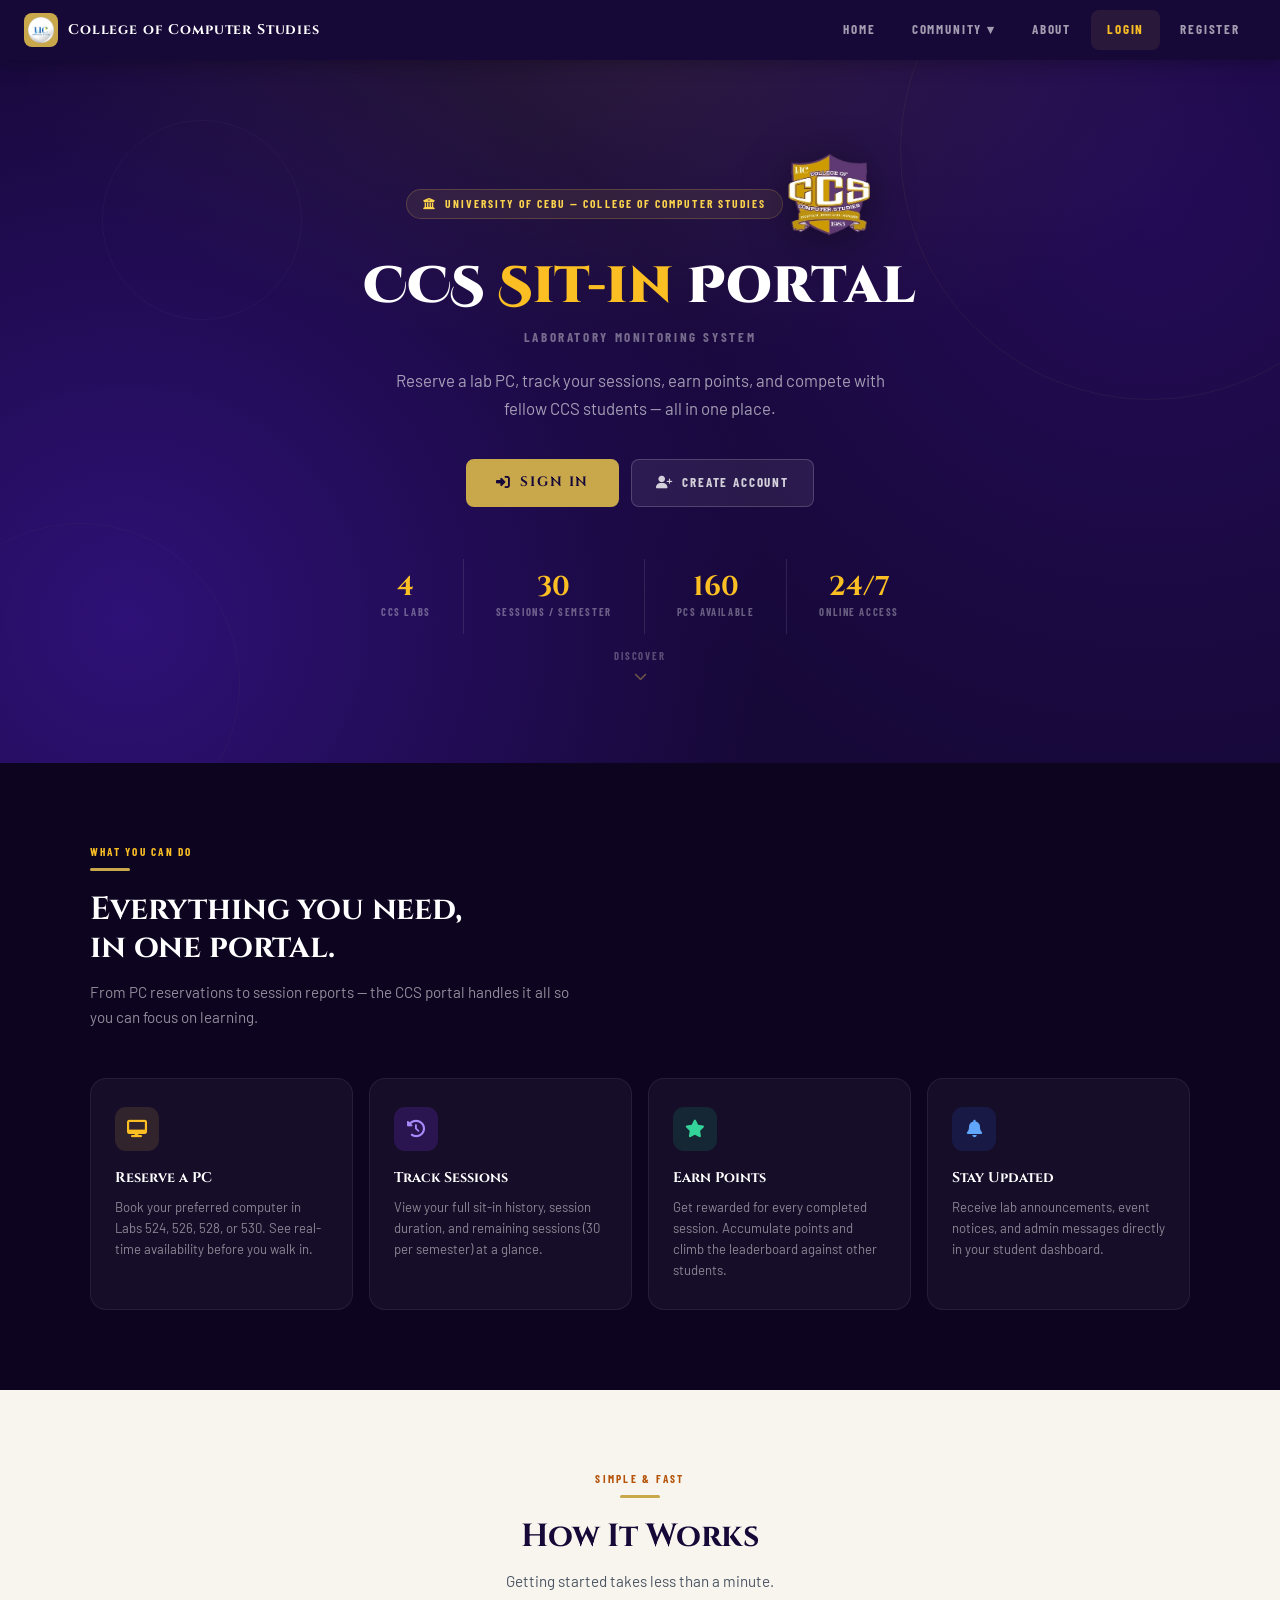
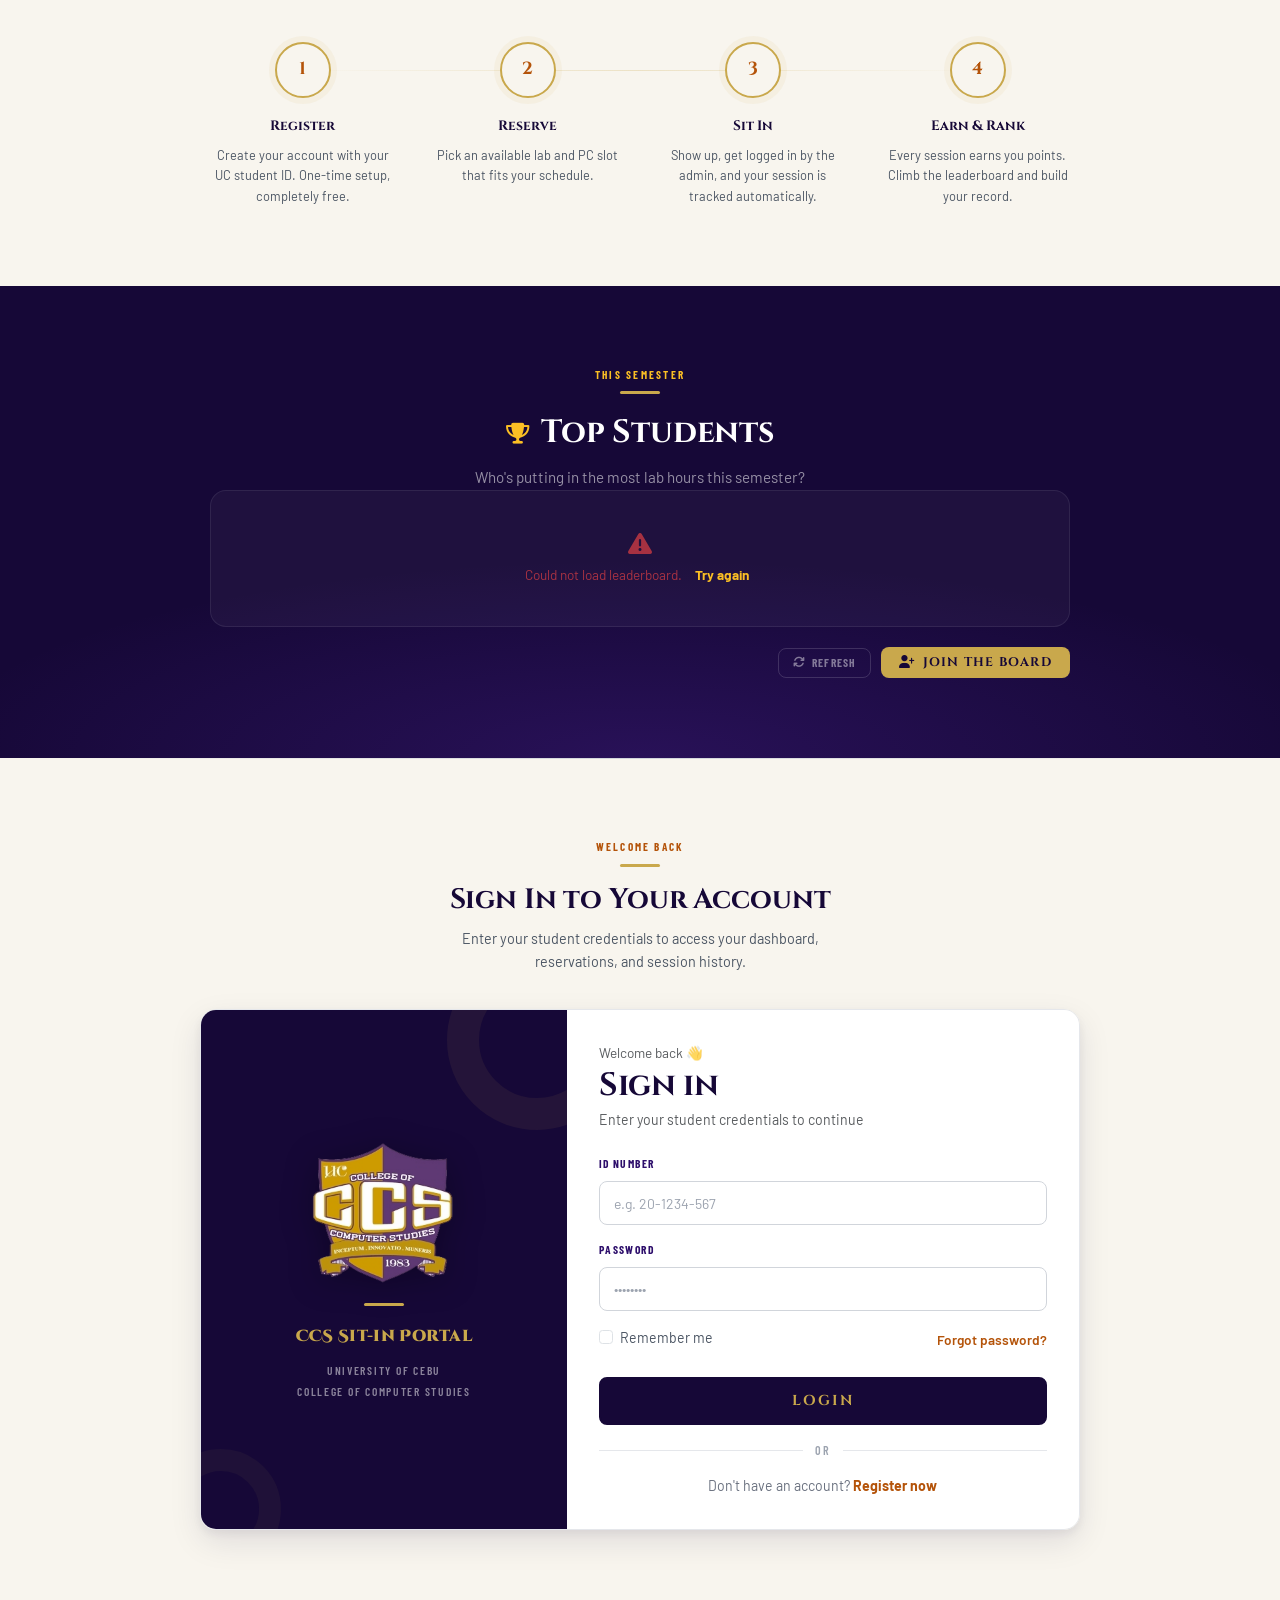
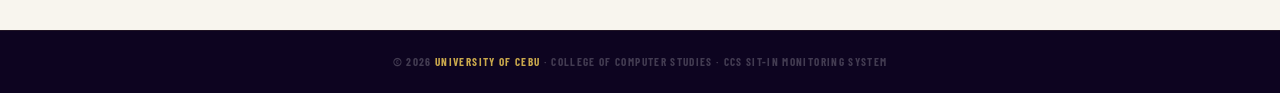
<file: index.html>
<!DOCTYPE html>
<html lang="en">
<head>
<meta charset="UTF-8"/>
<meta name="viewport" content="width=device-width, initial-scale=1.0"/>
<title>CCS Sit-in Portal — University of Cebu</title>
<link href="https://cdn.jsdelivr.net/npm/bootstrap@5.3.3/dist/css/bootstrap.min.css" rel="stylesheet"/>
<link href="https://fonts.googleapis.com/css2?family=Cinzel+Decorative:wght@700;900&family=Cinzel:wght@500;600;700&family=Barlow:wght@300;400;500;600;700&family=Barlow+Condensed:wght@500;600;700;800&display=swap" rel="stylesheet"/>
<link href="https://cdnjs.cloudflare.com/ajax/libs/font-awesome/6.5.0/css/all.min.css" rel="stylesheet"/>
<link href="style.css" rel="stylesheet"/>

<style>
/* ══════════════════════════════════════════════════════
   LANDING PAGE STYLES — CCS SIT-IN PORTAL
   ══════════════════════════════════════════════════════ */
html { scroll-behavior: smooth; }

/* ── HERO ── */
.lp-hero {
  background: var(--pur-900);
  position: relative; overflow: hidden;
  padding: 90px 24px 80px; text-align: center;
}
.lp-hero::before {
  content:''; position:absolute; inset:0; pointer-events:none;
  background:
    radial-gradient(ellipse 70% 60% at 50% 0%, rgba(201,168,76,.10) 0%, transparent 70%),
    radial-gradient(circle at 10% 80%, rgba(92,33,237,.35) 0%, transparent 50%),
    radial-gradient(circle at 90% 20%, rgba(45,14,107,.6) 0%, transparent 50%);
}
.lp-ring {
  position:absolute; border-radius:50%;
  border:1.5px solid rgba(201,168,76,.07); pointer-events:none;
}
.lp-ring.r1{width:500px;height:500px;top:-160px;right:-120px;}
.lp-ring.r2{width:320px;height:320px;bottom:-80px;left:-80px;border-color:rgba(201,168,76,.04);}
.lp-ring.r3{width:200px;height:200px;top:60px;left:8%;border-color:rgba(255,255,255,.03);}

.lp-hero-inner{position:relative;z-index:1;max-width:760px;margin:0 auto;}

.lp-badge {
  display:inline-flex;align-items:center;gap:8px;
  background:rgba(201,168,76,.1);border:1px solid rgba(201,168,76,.25);
  color:var(--gold-300);font-family:'Barlow Condensed',sans-serif;
  font-size:.72rem;font-weight:700;letter-spacing:.18em;text-transform:uppercase;
  padding:5px 16px;border-radius:99px;margin-bottom:24px;
}
.lp-hero-logo {
  width:88px;height:88px;object-fit:contain;
  filter:drop-shadow(0 6px 24px rgba(0,0,0,.45));
  margin-bottom:20px;
  animation:heroIn .7s cubic-bezier(.22,.9,.45,1) both;
}
@keyframes heroIn{from{opacity:0;transform:scale(.7) translateY(10px)}to{opacity:1;transform:scale(1)translateY(0)}}

.lp-hero-title {
  font-family:'Cinzel Decorative',serif !important;
  color:#fff !important;
  font-size:clamp(1.8rem,5vw,3.2rem);
  font-weight:900;letter-spacing:.01em;line-height:1.15;
  margin-bottom:10px;animation:fadeUp .6s .1s both;
}
.lp-hero-title span{color:var(--gold-400);}
.lp-hero-sub {
  font-family:'Barlow Condensed',sans-serif;
  font-size:.82rem;font-weight:700;letter-spacing:.2em;text-transform:uppercase;
  color:rgba(255,255,255,.4);margin-bottom:20px;animation:fadeUp .6s .18s both;
}
.lp-hero-desc {
  font-size:1.05rem;font-weight:400;color:rgba(255,255,255,.6);
  max-width:520px;margin:0 auto 36px;line-height:1.65;animation:fadeUp .6s .25s both;
}
.lp-hero-actions{display:flex;gap:12px;justify-content:center;flex-wrap:wrap;animation:fadeUp .6s .32s both;}

.lp-btn-gold {
  background:var(--gold-500);color:var(--pur-900) !important;
  border:2px solid var(--gold-500);border-radius:var(--radius-sm);
  padding:0 28px;min-height:48px;
  font-family:'Cinzel',serif !important;font-size:.85rem;font-weight:700;
  letter-spacing:.14em;text-transform:uppercase;
  display:inline-flex;align-items:center;gap:8px;
  text-decoration:none;transition:all .18s;
}
.lp-btn-gold:hover{background:var(--gold-400);border-color:var(--gold-400);transform:translateY(-2px);box-shadow:0 8px 24px rgba(201,168,76,.35);}

.lp-btn-ghost {
  background:rgba(255,255,255,.07);color:rgba(255,255,255,.8) !important;
  border:1.5px solid rgba(255,255,255,.18);border-radius:var(--radius-sm);
  padding:0 24px;min-height:48px;
  font-family:'Barlow Condensed',sans-serif !important;font-size:.82rem;font-weight:700;
  letter-spacing:.14em;text-transform:uppercase;
  display:inline-flex;align-items:center;gap:8px;
  text-decoration:none;transition:all .15s;
}
.lp-btn-ghost:hover{background:rgba(255,255,255,.14);color:#fff !important;border-color:rgba(255,255,255,.35);}

/* stat bar */
.lp-stats-bar{display:flex;justify-content:center;margin-top:52px;animation:fadeUp .6s .4s both;}
.lp-stat{padding:14px 32px;border-right:1px solid rgba(255,255,255,.1);text-align:center;}
.lp-stat:last-child{border-right:none;}
.lp-stat-num{font-family:'Cinzel',serif;font-size:1.7rem;font-weight:700;color:var(--gold-400);line-height:1;}
.lp-stat-lbl{font-family:'Barlow Condensed',sans-serif;font-size:.66rem;font-weight:700;letter-spacing:.15em;text-transform:uppercase;color:rgba(255,255,255,.35);margin-top:4px;}

/* scroll cue */
.lp-scroll-cue{display:flex;flex-direction:column;align-items:center;gap:5px;padding-top:14px;animation:cueBob 2s ease-in-out infinite;}
.lp-scroll-cue span{font-family:'Barlow Condensed',sans-serif;font-size:.66rem;font-weight:700;letter-spacing:.18em;text-transform:uppercase;color:rgba(255,255,255,.28);}
.lp-scroll-cue i{color:rgba(201,168,76,.45);font-size:.82rem;}
@keyframes cueBob{0%,100%{transform:translateY(0)}50%{transform:translateY(5px)}}
@keyframes fadeUp{from{opacity:0;transform:translateY(18px)}to{opacity:1;transform:translateY(0)}}

/* ── SECTION SHELLS ── */
.lp-sec-dark{background:var(--pur-950);padding:80px 24px;}
.lp-sec-cream{background:var(--bg);padding:80px 24px;}
.lp-sec-mid{background:var(--pur-900);padding:80px 24px;position:relative;overflow:hidden;}
.lp-sec-mid::before{content:'';position:absolute;inset:0;background:radial-gradient(ellipse 80% 60% at 50% 100%,rgba(124,58,237,.18) 0%,transparent 70%);pointer-events:none;}

.lp-eyebrow{font-family:'Barlow Condensed',sans-serif;font-size:.7rem;font-weight:700;letter-spacing:.2em;text-transform:uppercase;color:var(--gold-600);margin-bottom:8px;}
.lp-eyebrow.lt{color:var(--gold-400);}
.lp-gold-rule{width:40px;height:3px;background:var(--gold-500);border-radius:99px;margin-bottom:20px;}
.lp-sec-title{font-family:'Cinzel',serif !important;font-size:clamp(1.4rem,3vw,2rem);font-weight:700;color:#fff !important;margin-bottom:12px;}
.lp-sec-title.dk{color:var(--pur-900) !important;}
.lp-sec-desc{font-size:.95rem;color:rgba(255,255,255,.55);max-width:500px;line-height:1.65;}
.lp-sec-desc.dk{color:var(--text-2);}

/* ── FEATURE CARDS ── */
.lp-feat-grid{display:grid;grid-template-columns:repeat(auto-fit,minmax(230px,1fr));gap:16px;max-width:1100px;margin:48px auto 0;}
.lp-feat-card{background:rgba(255,255,255,.04);border:1px solid rgba(255,255,255,.07);border-radius:var(--radius-lg);padding:28px 24px;position:relative;overflow:hidden;transition:all .18s;}
.lp-feat-card::before{content:'';position:absolute;top:0;left:0;right:0;height:2px;background:linear-gradient(90deg,transparent,var(--gold-500),transparent);opacity:0;transition:opacity .2s;}
.lp-feat-card:hover{background:rgba(255,255,255,.07);border-color:rgba(201,168,76,.22);transform:translateY(-3px);}
.lp-feat-card:hover::before{opacity:1;}
.lp-feat-icon{width:44px;height:44px;border-radius:11px;display:flex;align-items:center;justify-content:center;font-size:1.1rem;margin-bottom:16px;}
.fi-gold{background:rgba(201,168,76,.15);color:var(--gold-400);}
.fi-pur{background:rgba(124,58,237,.2);color:var(--pur-400);}
.fi-green{background:rgba(16,185,129,.15);color:#34d399;}
.fi-blue{background:rgba(37,99,235,.15);color:#60a5fa;}
.lp-feat-title{font-family:'Cinzel',serif !important;font-size:.88rem;font-weight:700;color:#fff !important;margin-bottom:8px;}
.lp-feat-desc{font-size:.82rem;color:rgba(255,255,255,.5);line-height:1.6;}

/* ── HOW IT WORKS ── */
.lp-steps{display:grid;grid-template-columns:repeat(auto-fit,minmax(190px,1fr));gap:0;max-width:900px;margin:48px auto 0;position:relative;}
.lp-steps::before{content:'';position:absolute;top:28px;left:12%;right:12%;height:1px;background:linear-gradient(90deg,transparent,rgba(201,168,76,.25),transparent);pointer-events:none;}
.lp-step{text-align:center;padding:0 18px;}
.lp-step-num{width:56px;height:56px;border-radius:50%;background:var(--bg);border:2px solid var(--gold-500);font-family:'Cinzel',serif;font-size:1.1rem;font-weight:700;color:var(--gold-600);display:flex;align-items:center;justify-content:center;margin:0 auto 18px;box-shadow:0 0 0 6px rgba(201,168,76,.08);position:relative;z-index:1;}
.lp-step-title{font-family:'Cinzel',serif !important;font-size:.85rem;font-weight:700;color:var(--pur-900) !important;margin-bottom:8px;}
.lp-step-desc{font-size:.8rem;color:var(--text-2);line-height:1.6;}

/* ── LEADERBOARD ── */
.lp-lb-inner{max-width:860px;margin:0 auto;position:relative;z-index:1;}

/* podium */
.lp-podium{display:flex;justify-content:center;align-items:flex-end;gap:12px;margin:48px auto 36px;max-width:500px;}
.lp-pod{flex:1;display:flex;flex-direction:column;align-items:center;max-width:140px;}
.lp-pod.p1{order:2;}.lp-pod.p2{order:1;}.lp-pod.p3{order:3;}
.lp-pod-av{width:52px;height:52px;border-radius:50%;display:flex;align-items:center;justify-content:center;font-family:'Cinzel',serif;font-weight:700;font-size:.9rem;border:2.5px solid rgba(255,255,255,.15);margin-bottom:8px;flex-shrink:0;}
.lp-pod.p1 .lp-pod-av{width:68px;height:68px;font-size:1.1rem;border-color:var(--gold-500);box-shadow:0 0 0 5px rgba(201,168,76,.18),0 8px 24px rgba(0,0,0,.4);}
.lp-pod-medal{font-size:1.35rem;margin-bottom:4px;}
.lp-pod.p1 .lp-pod-medal{font-size:1.65rem;}
.lp-pod-name{font-family:'Barlow Condensed',sans-serif;font-size:.78rem;font-weight:700;color:rgba(255,255,255,.85);text-align:center;max-width:110px;overflow:hidden;text-overflow:ellipsis;white-space:nowrap;}
.lp-pod.p1 .lp-pod-name{font-size:.9rem;color:var(--gold-300);}
.lp-pod-pts{font-family:'Cinzel',serif;font-size:.68rem;font-weight:700;color:rgba(255,255,255,.38);margin-top:2px;}
.lp-pod.p1 .lp-pod-pts{color:var(--gold-500);font-size:.78rem;}
.lp-pod-base{width:100%;border-radius:6px 6px 0 0;margin-top:10px;}
.lp-pod.p1 .lp-pod-base{height:44px;background:rgba(201,168,76,.22);border:1px solid rgba(201,168,76,.28);border-bottom:none;}
.lp-pod.p2 .lp-pod-base{height:28px;background:rgba(148,163,184,.13);border:1px solid rgba(148,163,184,.18);border-bottom:none;}
.lp-pod.p3 .lp-pod-base{height:18px;background:rgba(180,120,50,.13);border:1px solid rgba(180,120,50,.18);border-bottom:none;}

/* list */
.lp-lb-card{background:rgba(255,255,255,.04);border:1px solid rgba(255,255,255,.08);border-radius:var(--radius-lg);overflow:hidden;}
.lp-lb-row{display:flex;align-items:center;gap:14px;padding:13px 20px;border-bottom:1px solid rgba(255,255,255,.05);transition:background .12s;}
.lp-lb-row:last-child{border-bottom:none;}
.lp-lb-row:hover{background:rgba(255,255,255,.04);}
.lp-lb-rank{width:28px;height:28px;border-radius:50%;display:flex;align-items:center;justify-content:center;font-family:'Cinzel',serif;font-weight:700;font-size:.72rem;flex-shrink:0;background:rgba(255,255,255,.06);color:rgba(255,255,255,.38);border:1.5px solid rgba(255,255,255,.1);}
.lp-lb-av{width:34px;height:34px;border-radius:50%;display:flex;align-items:center;justify-content:center;font-family:'Cinzel',serif;font-weight:700;font-size:.7rem;flex-shrink:0;}
.lp-lb-info{flex:1;min-width:0;}
.lp-lb-name{font-family:'Barlow',sans-serif;font-size:.85rem;font-weight:700;color:#fff;overflow:hidden;text-overflow:ellipsis;white-space:nowrap;}
.lp-lb-course{font-family:'Barlow Condensed',sans-serif;font-size:.68rem;font-weight:600;letter-spacing:.1em;text-transform:uppercase;color:rgba(255,255,255,.32);margin-top:1px;}
.lp-lb-pill{background:rgba(201,168,76,.14);border:1px solid rgba(201,168,76,.24);color:var(--gold-300);font-family:'Cinzel',serif;font-size:.75rem;font-weight:700;padding:3px 12px;border-radius:99px;flex-shrink:0;white-space:nowrap;}

/* skeleton */
.lp-sk-row{display:flex;align-items:center;gap:12px;padding:13px 20px;border-bottom:1px solid rgba(255,255,255,.05);}
.lp-sk-c{width:34px;height:34px;border-radius:50%;background:rgba(255,255,255,.07);flex-shrink:0;animation:lbShim 1.4s infinite;}
.lp-sk-lines{flex:1;display:flex;flex-direction:column;gap:6px;}
.lp-sk-l{height:9px;border-radius:99px;background:rgba(255,255,255,.07);animation:lbShim 1.4s infinite;}
.lp-sk-l.s{width:42%;}
.lp-sk-p{width:54px;height:24px;border-radius:99px;background:rgba(255,255,255,.07);flex-shrink:0;animation:lbShim 1.4s infinite;}
@keyframes lbShim{0%,100%{opacity:1}50%{opacity:.3}}

/* states */
.lp-lb-empty,.lp-lb-err{padding:40px 20px;text-align:center;font-size:.85rem;color:rgba(255,255,255,.3);}
.lp-lb-empty i{display:block;font-size:2rem;margin-bottom:10px;opacity:.28;}
.lp-lb-err{color:rgba(239,68,68,.65);}
.lp-lb-err i{display:block;font-size:1.5rem;margin-bottom:8px;}

/* lb footer */
.lp-lb-footer{display:flex;align-items:center;justify-content:space-between;flex-wrap:wrap;gap:10px;margin-top:20px;}
.lp-lb-ts{font-family:'Barlow Condensed',sans-serif;font-size:.68rem;font-weight:700;letter-spacing:.1em;text-transform:uppercase;color:rgba(255,255,255,.22);}
.lp-refresh-btn{background:none;border:1px solid rgba(255,255,255,.15);color:rgba(255,255,255,.45);border-radius:var(--radius-sm);padding:5px 14px;font-family:'Barlow Condensed',sans-serif;font-size:.72rem;font-weight:700;letter-spacing:.1em;text-transform:uppercase;cursor:pointer;display:flex;align-items:center;gap:6px;transition:all .15s;}
.lp-refresh-btn:hover{border-color:var(--gold-500);color:var(--gold-400);}
.lp-refresh-btn.spinning i{animation:spin .6s linear infinite;}
@keyframes spin{to{transform:rotate(360deg)}}

/* ── LOGIN SECTION ── */
.lp-login-sec{background:var(--bg);padding:80px 24px 100px;position:relative;}
.lp-login-sec::before{content:'';position:absolute;top:0;left:0;right:0;height:1px;background:linear-gradient(90deg,transparent,var(--border-2),transparent);}
.lp-login-head{text-align:center;margin-bottom:36px;}

/* ── FOOTER ── */
.lp-footer{background:var(--pur-950);padding:22px 24px;text-align:center;border-top:1px solid rgba(201,168,76,.1);}
.lp-footer p{font-family:'Barlow Condensed',sans-serif;font-size:.7rem;font-weight:700;letter-spacing:.12em;text-transform:uppercase;color:rgba(255,255,255,.22);margin:0;}
.lp-footer span{color:var(--gold-500);}

/* ── MODALS (reused) ── */
.ccs-overlay{display:none;position:fixed;inset:0;z-index:1100;background:rgba(10,5,30,.78);backdrop-filter:blur(8px);align-items:center;justify-content:center;padding:1rem;animation:fadeOv .2s ease;}
.ccs-overlay.show{display:flex;}
@keyframes fadeOv{from{opacity:0}to{opacity:1}}
.ccs-modal-box{background:#fff;border-radius:20px;width:100%;max-width:720px;max-height:88vh;overflow-y:auto;box-shadow:0 32px 80px rgba(10,5,30,.5);animation:slideUp .25s cubic-bezier(.22,.9,.45,1);position:relative;}
@keyframes slideUp{from{transform:translateY(28px);opacity:0}to{transform:translateY(0);opacity:1}}
.ccs-modal-header{background:linear-gradient(135deg,var(--pur-900),var(--pur-700));color:#fff;padding:1.8rem 2rem 1.4rem;border-radius:20px 20px 0 0;position:relative;}
.ccs-modal-header h2{font-family:'Cinzel',serif !important;font-size:1.5rem;margin:0;font-weight:700;color:#fff !important;}
.ccs-modal-header p{font-size:.85rem;opacity:.6;margin:.3rem 0 0;}
.ccs-modal-close{position:absolute;top:1rem;right:1.2rem;background:rgba(255,255,255,.12);border:none;color:#fff;width:32px;height:32px;border-radius:50%;cursor:pointer;font-size:.85rem;display:flex;align-items:center;justify-content:center;transition:background .15s;}
.ccs-modal-close:hover{background:rgba(255,255,255,.24);}
.ccs-modal-body{padding:1.8rem 2rem;}
.about-section{display:flex;gap:1rem;align-items:flex-start;padding:1rem;border-radius:12px;border:1px solid #e8eef8;margin-bottom:.85rem;transition:box-shadow .15s;}
.about-section:hover{box-shadow:0 4px 18px rgba(22,8,55,.08);}
.about-icon{width:44px;height:44px;border-radius:11px;flex-shrink:0;display:flex;align-items:center;justify-content:center;font-size:1.1rem;}
.about-icon.blue{background:rgba(37,99,235,.1);color:#2563eb;}.about-icon.gold{background:rgba(201,168,76,.1);color:#b98900;}.about-icon.green{background:rgba(16,185,129,.1);color:#059669;}.about-icon.red{background:rgba(220,38,38,.1);color:#dc2626;}.about-icon.navy{background:rgba(22,8,55,.08);color:var(--pur-900);}
.about-section h6{font-size:.88rem;font-weight:700;color:var(--pur-900);margin:0 0 .25rem;font-family:'Cinzel',serif !important;}
.about-section p{font-size:.8rem;color:#64748b;margin:0;line-height:1.55;}
.home-hero{background:linear-gradient(135deg,var(--pur-900),var(--pur-700));padding:1.8rem 2rem;border-radius:20px 20px 0 0;color:#fff;text-align:center;}
.home-hero h2{font-family:'Cinzel',serif !important;font-size:1.5rem;font-weight:700;margin:.6rem 0 .4rem;color:#fff !important;}
.home-hero p{font-size:.82rem;opacity:.6;margin:0;}
.home-stat-grid{display:grid;grid-template-columns:repeat(3,1fr);gap:.75rem;padding:1.4rem 2rem;}
.home-stat{background:#f8f5ff;border:1px solid #ede9fe;border-radius:12px;padding:1rem .75rem;text-align:center;}
.home-stat .num{font-family:'Cinzel',serif;font-size:2rem;color:var(--pur-900);line-height:1;}
.home-stat .lbl{font-size:.72rem;color:#94a3b8;font-weight:700;text-transform:uppercase;letter-spacing:.5px;margin-top:.3rem;font-family:'Barlow Condensed',sans-serif;}
.home-feature-list{padding:0 2rem 1.8rem;display:flex;flex-direction:column;gap:.65rem;}
.home-feature{display:flex;align-items:center;gap:.75rem;padding:.7rem 1rem;border-radius:10px;background:#f8f5ff;border:1px solid #ede9fe;font-size:.82rem;color:#334155;}
.home-feature i{width:20px;text-align:center;color:var(--pur-700);}
.comm-dropdown{display:none;position:absolute;top:calc(100% + 10px);right:0;width:300px;background:#fff;border-radius:14px;box-shadow:0 12px 40px rgba(22,8,55,.18);border:1px solid #e2e8f0;padding:.6rem;z-index:1050;animation:slideUp .18s ease;}
.comm-dropdown.show{display:block;}
.comm-item{display:flex;align-items:center;gap:.85rem;padding:.7rem .85rem;border-radius:9px;text-decoration:none;color:inherit;transition:background .12s;}
.comm-item:hover{background:#f5f3ff;}
.comm-item-icon{width:38px;height:38px;border-radius:9px;flex-shrink:0;display:flex;align-items:center;justify-content:center;font-size:.95rem;}
.comm-item-title{font-size:.83rem;font-weight:700;color:var(--pur-900);display:block;font-family:'Cinzel',serif !important;}
.comm-item-sub{font-size:.72rem;color:#94a3b8;display:block;margin-top:1px;}
.comm-divider{border:none;border-top:1px solid #e8eef8;margin:.4rem 0;}
.nav-community-wrap{position:relative;}
.badge-new{background:#ef4444;color:#fff;font-size:.58rem;font-weight:800;padding:1px 5px;border-radius:20px;vertical-align:middle;margin-left:3px;}

/* ── RESPONSIVE ── */
@media(max-width:640px){
  .lp-hero{padding:56px 16px 48px;}
  .lp-stats-bar{flex-wrap:wrap;}
  .lp-stat{padding:10px 14px;border-right:none;border-bottom:1px solid rgba(255,255,255,.07);}
  .lp-stat:last-child{border-bottom:none;}
  .lp-steps::before{display:none;}
  .lp-sec-dark,.lp-sec-cream,.lp-sec-mid,.lp-lb-sec,.lp-login-sec{padding:56px 16px;}
  .lp-podium{max-width:300px;gap:6px;}
  .lp-pod-av{width:42px;height:42px;font-size:.75rem;}
  .lp-pod.p1 .lp-pod-av{width:54px;height:54px;}
}
</style>
</head>
<body>

<!-- ══════════════ NAVBAR ══════════════ -->
<nav class="navbar navbar-expand-lg navbar-dark px-4" style="position:sticky;top:0;z-index:1000;box-shadow:0 2px 20px rgba(0,0,0,.3);">
  <a class="navbar-brand fw-semibold d-flex align-items-center" href="#" style="font-size:.88rem;text-decoration:none;gap:10px;">
    <img src="images/UC_LOGO.png" alt="UC Logo" class="nav-logo" onerror="this.src='images/UC_LOGO.jpg';this.onerror=null;"/>
    <span style="font-family:'Cinzel',serif;letter-spacing:.06em;">College of Computer Studies</span>
  </a>
  <button class="navbar-toggler" type="button" data-bs-toggle="collapse" data-bs-target="#navMenu"><span class="navbar-toggler-icon"></span></button>
  <div class="collapse navbar-collapse" id="navMenu">
    <ul class="navbar-nav ms-auto gap-1 align-items-lg-center">
      <li class="nav-item"><a class="nav-link" href="#" onclick="openHomeModal(event)">Home</a></li>
      <li class="nav-item nav-community-wrap">
        <a class="nav-link" href="#" onclick="toggleCommunity(event)">Community ▾</a>
        <div class="comm-dropdown" id="commDropdown">
          <a class="comm-item" href="#" onclick="closeAll()">
            <div class="comm-item-icon" style="background:rgba(37,99,235,.1);color:#2563eb;"><i class="fa-solid fa-users"></i></div>
            <div><span class="comm-item-title">Student Groups</span><span class="comm-item-sub">Connect with classmates &amp; orgs</span></div>
          </a>
          <hr class="comm-divider"/>
          <a class="comm-item" href="#" onclick="closeAll()">
            <div class="comm-item-icon" style="background:rgba(16,185,129,.1);color:#059669;"><i class="fa-solid fa-calendar-days"></i></div>
            <div><span class="comm-item-title">Lab Events <span class="badge-new">NEW</span></span><span class="comm-item-sub">Upcoming workshops &amp; hackathons</span></div>
          </a>
          <hr class="comm-divider"/>
          <a class="comm-item" href="#lp-lb" onclick="closeAll()">
            <div class="comm-item-icon" style="background:rgba(201,168,76,.1);color:#b98900;"><i class="fa-solid fa-trophy"></i></div>
            <div><span class="comm-item-title">Leaderboard</span><span class="comm-item-sub">Top sit-in students this semester</span></div>
          </a>
          <hr class="comm-divider"/>
          <a class="comm-item" href="#" onclick="closeAll()">
            <div class="comm-item-icon" style="background:rgba(139,92,246,.1);color:#7c3aed;"><i class="fa-solid fa-comment-dots"></i></div>
            <div><span class="comm-item-title">Feedback Board</span><span class="comm-item-sub">Share your lab session experience</span></div>
          </a>
        </div>
      </li>
      <li class="nav-item"><a class="nav-link" href="#" onclick="openAboutModal(event)">About</a></li>
      <li class="nav-item"><a class="nav-link active" href="#lp-login">Login</a></li>
      <li class="nav-item"><a class="nav-link" href="register.html">Register</a></li>
    </ul>
  </div>
</nav>

<!-- ══════════════ HERO ══════════════ -->
<section class="lp-hero">
  <div class="lp-ring r1"></div>
  <div class="lp-ring r2"></div>
  <div class="lp-ring r3"></div>
  <div class="lp-hero-inner">
    <div class="lp-badge"><i class="fa-solid fa-building-columns"></i> University of Cebu — College of Computer Studies</div>
    <img src="images/logo.png" alt="CCS Logo" class="lp-hero-logo" onerror="this.style.display='none'"/>
    <h1 class="lp-hero-title">CCS <span>Sit-in</span> Portal</h1>
    <p class="lp-hero-sub">Laboratory Monitoring System</p>
    <p class="lp-hero-desc">Reserve a lab PC, track your sessions, earn points, and compete with fellow CCS students — all in one place.</p>
    <div class="lp-hero-actions">
      <a href="#lp-login" class="lp-btn-gold"><i class="fa-solid fa-right-to-bracket"></i> Sign In</a>
      <a href="register.html" class="lp-btn-ghost"><i class="fa-solid fa-user-plus"></i> Create Account</a>
    </div>
    <div class="lp-stats-bar">
      <div class="lp-stat"><div class="lp-stat-num">4</div><div class="lp-stat-lbl">CCS Labs</div></div>
      <div class="lp-stat"><div class="lp-stat-num">30</div><div class="lp-stat-lbl">Sessions / Semester</div></div>
      <div class="lp-stat"><div class="lp-stat-num">160</div><div class="lp-stat-lbl">PCs Available</div></div>
      <div class="lp-stat"><div class="lp-stat-num">24/7</div><div class="lp-stat-lbl">Online Access</div></div>
    </div>
    <div class="lp-scroll-cue"><span>Discover</span><i class="fa-solid fa-chevron-down"></i></div>
  </div>
</section>

<!-- ══════════════ FEATURES ══════════════ -->
<section class="lp-sec-dark">
  <div style="max-width:1100px;margin:0 auto;">
    <div class="lp-eyebrow lt">What You Can Do</div>
    <div class="lp-gold-rule"></div>
    <h2 class="lp-sec-title">Everything you need,<br>in one portal.</h2>
    <p class="lp-sec-desc">From PC reservations to session reports — the CCS portal handles it all so you can focus on learning.</p>
    <div class="lp-feat-grid">
      <div class="lp-feat-card">
        <div class="lp-feat-icon fi-gold"><i class="fa-solid fa-desktop"></i></div>
        <div class="lp-feat-title">Reserve a PC</div>
        <div class="lp-feat-desc">Book your preferred computer in Labs 524, 526, 528, or 530. See real-time availability before you walk in.</div>
      </div>
      <div class="lp-feat-card">
        <div class="lp-feat-icon fi-pur"><i class="fa-solid fa-clock-rotate-left"></i></div>
        <div class="lp-feat-title">Track Sessions</div>
        <div class="lp-feat-desc">View your full sit-in history, session duration, and remaining sessions (30 per semester) at a glance.</div>
      </div>
      <div class="lp-feat-card">
        <div class="lp-feat-icon fi-green"><i class="fa-solid fa-star"></i></div>
        <div class="lp-feat-title">Earn Points</div>
        <div class="lp-feat-desc">Get rewarded for every completed session. Accumulate points and climb the leaderboard against other students.</div>
      </div>
      <div class="lp-feat-card">
        <div class="lp-feat-icon fi-blue"><i class="fa-solid fa-bell"></i></div>
        <div class="lp-feat-title">Stay Updated</div>
        <div class="lp-feat-desc">Receive lab announcements, event notices, and admin messages directly in your student dashboard.</div>
      </div>
    </div>
  </div>
</section>

<!-- ══════════════ HOW IT WORKS ══════════════ -->
<section class="lp-sec-cream">
  <div style="max-width:900px;margin:0 auto;text-align:center;">
    <div class="lp-eyebrow">Simple &amp; Fast</div>
    <div class="lp-gold-rule" style="margin:0 auto 20px;"></div>
    <h2 class="lp-sec-title dk">How It Works</h2>
    <p class="lp-sec-desc dk" style="margin:0 auto;">Getting started takes less than a minute.</p>
    <div class="lp-steps">
      <div class="lp-step">
        <div class="lp-step-num">1</div>
        <div class="lp-step-title">Register</div>
        <div class="lp-step-desc">Create your account with your UC student ID. One-time setup, completely free.</div>
      </div>
      <div class="lp-step">
        <div class="lp-step-num">2</div>
        <div class="lp-step-title">Reserve</div>
        <div class="lp-step-desc">Pick an available lab and PC slot that fits your schedule.</div>
      </div>
      <div class="lp-step">
        <div class="lp-step-num">3</div>
        <div class="lp-step-title">Sit In</div>
        <div class="lp-step-desc">Show up, get logged in by the admin, and your session is tracked automatically.</div>
      </div>
      <div class="lp-step">
        <div class="lp-step-num">4</div>
        <div class="lp-step-title">Earn &amp; Rank</div>
        <div class="lp-step-desc">Every session earns you points. Climb the leaderboard and build your record.</div>
      </div>
    </div>
  </div>
</section>

<!-- ══════════════ LEADERBOARD ══════════════ -->
<section class="lp-sec-mid" id="lp-lb">
  <div class="lp-lb-inner">

    <!-- header -->
    <div style="text-align:center;">
      <div class="lp-eyebrow lt">This Semester</div>
      <div class="lp-gold-rule" style="margin:0 auto 20px;"></div>
      <h2 class="lp-sec-title" style="display:flex;align-items:center;justify-content:center;gap:12px;">
        <i class="fa-solid fa-trophy" style="color:var(--gold-400);font-size:1.3rem;"></i> Top Students
      </h2>
      <p class="lp-sec-desc" style="margin:0 auto;">Who's putting in the most lab hours this semester?</p>
    </div>

    <!-- podium -->
    <div class="lp-podium" id="lpPodium" style="display:none;"></div>

    <!-- skeleton -->
    <div class="lp-lb-card" id="lpSkeleton">
      <div class="lp-sk-row"><div class="lp-sk-c"></div><div class="lp-sk-lines"><div class="lp-sk-l"></div><div class="lp-sk-l s"></div></div><div class="lp-sk-p"></div></div>
      <div class="lp-sk-row"><div class="lp-sk-c"></div><div class="lp-sk-lines"><div class="lp-sk-l"></div><div class="lp-sk-l s"></div></div><div class="lp-sk-p"></div></div>
      <div class="lp-sk-row"><div class="lp-sk-c"></div><div class="lp-sk-lines"><div class="lp-sk-l"></div><div class="lp-sk-l s"></div></div><div class="lp-sk-p"></div></div>
      <div class="lp-sk-row"><div class="lp-sk-c"></div><div class="lp-sk-lines"><div class="lp-sk-l"></div><div class="lp-sk-l s"></div></div><div class="lp-sk-p"></div></div>
      <div class="lp-sk-row" style="border-bottom:none;"><div class="lp-sk-c"></div><div class="lp-sk-lines"><div class="lp-sk-l"></div><div class="lp-sk-l s"></div></div><div class="lp-sk-p"></div></div>
    </div>

    <!-- rows 4–10 -->
    <div class="lp-lb-card" id="lpList" style="display:none;"></div>

    <!-- empty -->
    <div class="lp-lb-card lp-lb-empty" id="lpEmpty" style="display:none;">
      <i class="fa-solid fa-trophy"></i>
      No leaderboard data yet — complete sit-in sessions to appear here!
    </div>

    <!-- error -->
    <div class="lp-lb-card lp-lb-err" id="lpError" style="display:none;">
      <i class="fa-solid fa-triangle-exclamation"></i>
      Could not load leaderboard.
      <button onclick="loadLpLb(true)" style="background:none;border:none;color:var(--gold-400);font-weight:700;cursor:pointer;margin-left:4px;">Try again</button>
    </div>

    <!-- footer -->
    <div class="lp-lb-footer">
      <span class="lp-lb-ts" id="lpUpdated"></span>
      <div style="display:flex;gap:10px;align-items:center;flex-wrap:wrap;">
        <button class="lp-refresh-btn" id="lpRefBtn" onclick="loadLpLb(true)">
          <i class="fa-solid fa-arrows-rotate"></i> Refresh
        </button>
        <a href="register.html"
           style="background:var(--gold-500);color:var(--pur-900);text-decoration:none;border-radius:var(--radius-sm);padding:6px 18px;font-family:'Cinzel',serif;font-size:.78rem;font-weight:700;letter-spacing:.1em;text-transform:uppercase;display:inline-flex;align-items:center;gap:6px;transition:all .15s;"
           onmouseover="this.style.transform='translateY(-2px)'" onmouseout="this.style.transform=''">
          <i class="fa-solid fa-user-plus"></i> Join the Board
        </a>
      </div>
    </div>
  </div>
</section>

<!-- ══════════════ LOGIN ══════════════ -->
<section class="lp-login-sec" id="lp-login">
  <div class="lp-login-head">
    <div class="lp-eyebrow">Welcome Back</div>
    <div class="lp-gold-rule" style="margin:0 auto 16px;"></div>
    <h2 class="lp-sec-title dk" style="font-size:1.75rem;">Sign In to Your Account</h2>
    <p style="font-family:'Barlow',sans-serif;font-size:.9rem;color:var(--text-2);max-width:400px;margin:0 auto;">
      Enter your student credentials to access your dashboard, reservations, and session history.
    </p>
  </div>

  <div class="login-wrapper d-flex align-items-center justify-content-center p-0" style="min-height:auto;">
    <div class="login-card d-flex">
      <div class="brand-panel d-none d-md-flex flex-column align-items-center justify-content-center p-5 col-md-5 gap-3">
        <img src="images/logo.png" alt="UC CCS Logo" style="width:180px;height:auto;background:transparent;" onerror="this.src='images/logo.jpg';this.onerror=null;"/>
        <div class="gold-divider"></div>
        <p class="brand-tagline text-center mb-0">
          <strong>CCS Sit-in Portal</strong>
          University of Cebu<br>College of Computer Studies
        </p>
      </div>
      <div class="form-panel d-flex flex-column justify-content-center p-5 col-12 col-md-7">
        <p class="text-muted mb-1" style="font-size:.85rem;">Welcome back 👋</p>
        <h1 class="form-title mb-1">Sign in</h1>
        <p class="text-muted mb-4" style="font-size:.88rem;">Enter your student credentials to continue</p>
        <form id="login-form">
          <div id="loginError" style="display:none;background:#fee2e2;border:1px solid #fca5a5;color:#991b1b;border-radius:7px;padding:.55rem .85rem;font-size:.82rem;font-weight:500;margin-bottom:1rem;"></div>
          <div class="mb-3">
            <label for="idNumber" class="form-label">ID Number</label>
            <input type="text" class="form-control" id="idNumber" name="idNumber" placeholder="e.g. 20-1234-567" required/>
          </div>
          <div class="mb-3">
            <label for="password" class="form-label">Password</label>
            <input type="password" class="form-control" id="password" name="password" placeholder="••••••••" required/>
          </div>
          <div class="d-flex justify-content-between align-items-center mb-4">
            <div class="form-check">
              <input class="form-check-input" type="checkbox" id="rememberMe"/>
              <label class="form-check-label" for="rememberMe">Remember me</label>
            </div>
            <a href="#" class="forgot-link">Forgot password?</a>
          </div>
          <button type="submit" class="btn btn-ccs text-white w-100 mb-3">Login</button>
          <div class="or-divider mb-3">or</div>
          <p class="register-hint mb-0">Don't have an account? <a href="register.html">Register now</a></p>
        </form>
      </div>
    </div>
  </div>
</section>

<!-- ══════════════ FOOTER ══════════════ -->
<footer class="lp-footer">
  <p>© 2026 <span>University of Cebu</span> · College of Computer Studies · CCS Sit-in Monitoring System</p>
</footer>

<!-- ══════════════ HOME MODAL ══════════════ -->
<div class="ccs-overlay" id="homeOverlay" onclick="handleOverlayClick(event,'homeOverlay')">
  <div class="ccs-modal-box" style="max-width:600px;">
    <div class="home-hero">
      <button class="ccs-modal-close" onclick="closeModal('homeOverlay')"><i class="fa-solid fa-xmark"></i></button>
      <img src="images/logo.png" alt="CCS Logo" style="width:70px;height:70px;object-fit:contain;border-radius:50%;background:rgba(255,255,255,.1);padding:8px;" onerror="this.style.display='none'"/>
      <h2>CCS Sit-in Monitoring System</h2>
      <p>University of Cebu — College of Computer Studies</p>
    </div>
    <div class="home-stat-grid">
      <div class="home-stat"><div class="num">4</div><div class="lbl">Labs Available</div></div>
      <div class="home-stat"><div class="num">30</div><div class="lbl">Sessions / Student</div></div>
      <div class="home-stat"><div class="num">24/7</div><div class="lbl">Online Access</div></div>
    </div>
    <div class="home-feature-list">
      <div class="home-feature"><i class="fa-solid fa-calendar-plus"></i><span><strong>Reserve a Lab PC</strong> — Book your preferred PC in Labs 524, 526, 528, or 530</span></div>
      <div class="home-feature"><i class="fa-solid fa-clock-rotate-left"></i><span><strong>Track Your Sessions</strong> — View your sit-in history, duration, and remaining sessions</span></div>
      <div class="home-feature"><i class="fa-solid fa-star"></i><span><strong>Earn Points</strong> — Get rewarded for completing sit-in sessions and climb the leaderboard</span></div>
      <div class="home-feature"><i class="fa-solid fa-desktop"></i><span><strong>Check Lab Status</strong> — See real-time PC availability before heading to the lab</span></div>
      <div style="text-align:center;margin-top:.5rem;">
        <a href="register.html" style="display:inline-block;background:var(--pur-900);color:var(--gold-400);text-decoration:none;border-radius:10px;padding:.65rem 2rem;font-size:.85rem;font-weight:700;font-family:'Cinzel',serif;letter-spacing:.08em;">Get Started — Register Now</a>
      </div>
    </div>
  </div>
</div>

<!-- ══════════════ ABOUT MODAL ══════════════ -->
<div class="ccs-overlay" id="aboutOverlay" onclick="handleOverlayClick(event,'aboutOverlay')">
  <div class="ccs-modal-box">
    <div class="ccs-modal-header">
      <button class="ccs-modal-close" onclick="closeModal('aboutOverlay')"><i class="fa-solid fa-xmark"></i></button>
      <div style="display:flex;align-items:center;gap:.75rem;">
        <div style="width:42px;height:42px;border-radius:10px;background:rgba(255,255,255,.12);display:flex;align-items:center;justify-content:center;font-size:1.1rem;color:var(--gold-400);"><i class="fa-solid fa-circle-info"></i></div>
        <div><h2>About the System</h2><p>CCS Sit-in Monitoring System — University of Cebu</p></div>
      </div>
    </div>
    <div class="ccs-modal-body">
      <div class="about-section"><div class="about-icon blue"><i class="fa-solid fa-bullseye"></i></div><div><h6>Our Purpose</h6><p>The CCS Sit-in Monitoring System streamlines management of student sit-in sessions in the College of Computer Studies labs, replacing manual logbook tracking with a fast digital solution.</p></div></div>
      <div class="about-section"><div class="about-icon navy"><i class="fa-solid fa-flask"></i></div><div><h6>Laboratory Coverage</h6><p>Covers four CCS computer labs — <strong>Lab 524, Lab 526, Lab 528, and Lab 530</strong>. Each lab has 40 PCs viewable and reservable in real time.</p></div></div>
      <div class="about-section"><div class="about-icon gold"><i class="fa-solid fa-user-graduate"></i></div><div><h6>For Students</h6><p>Reserve a PC, monitor sit-in history, check remaining sessions (30 per semester), earn points, and view the leaderboard after a one-time registration.</p></div></div>
      <div class="about-section"><div class="about-icon green"><i class="fa-solid fa-shield-halved"></i></div><div><h6>For Administrators</h6><p>Log students in/out, view real-time activity, manage reservations, generate reports, post announcements, and award points from a single secure dashboard.</p></div></div>
      <div class="about-section"><div class="about-icon red"><i class="fa-solid fa-code"></i></div><div><h6>Technology Stack</h6><p>Built with <strong>PHP, MySQL, Bootstrap 5, and Chart.js</strong>. Hosted via XAMPP for the UC CCS department. Developed as a capstone project by BS Computer Science students.</p></div></div>
    </div>
  </div>
</div>

<script src="https://cdn.jsdelivr.net/npm/bootstrap@5.3.3/dist/js/bootstrap.bundle.min.js"></script>
<script src="script.js"></script>
<script>
/* ── MODAL / DROPDOWN ─────────────────────────────────────── */
function openHomeModal(e)  { e?.preventDefault(); closeAllModals(); document.getElementById('homeOverlay').classList.add('show'); }
function openAboutModal(e) { e?.preventDefault(); closeAllModals(); document.getElementById('aboutOverlay').classList.add('show'); }
function closeModal(id)    { document.getElementById(id).classList.remove('show'); }
function handleOverlayClick(e,id){ if(e.target.id===id) closeModal(id); }
function closeAllModals()  { ['homeOverlay','aboutOverlay'].forEach(id=>closeModal(id)); }
function toggleCommunity(e){
  e?.preventDefault();
  const dd=document.getElementById('commDropdown');
  const was=dd.classList.contains('show');
  closeAll(); if(!was) dd.classList.add('show');
}
function closeAll(){ document.getElementById('commDropdown').classList.remove('show'); }
document.addEventListener('click',e=>{ const w=document.querySelector('.nav-community-wrap'); if(w&&!w.contains(e.target)) document.getElementById('commDropdown').classList.remove('show'); });
document.addEventListener('keydown',e=>{ if(e.key==='Escape'){ closeAllModals(); document.getElementById('commDropdown').classList.remove('show'); } });

/* ── HELPERS ──────────────────────────────────────────────── */
const PAL=[['#4338ca','#e0e7ff'],['#0f766e','#ccfbf1'],['#b45309','#fef3c7'],['#9333ea','#f3e8ff'],['#0369a1','#e0f2fe'],['#be185d','#fce7f3'],['#059669','#d1fae5'],['#dc2626','#fee2e2']];
function pal(i){ return PAL[i%PAL.length]; }
function ini(name){ const p=String(name).trim().split(/\s+/); return p.length>=2?(p[0][0]+p[p.length-1][0]).toUpperCase():p[0].slice(0,2).toUpperCase(); }
function esc(s){ return String(s).replace(/&/g,'&amp;').replace(/</g,'&lt;').replace(/>/g,'&gt;'); }

/* ── LEADERBOARD ──────────────────────────────────────────── */
let lpLoaded=false, lpLoading=false;

function loadLpLb(force){
  if(lpLoading) return;
  if(lpLoaded&&!force) return;
  lpLoading=true;

  const btn=document.getElementById('lpRefBtn');
  btn.classList.add('spinning');

  document.getElementById('lpSkeleton').style.display='';
  document.getElementById('lpPodium').style.display='none';
  document.getElementById('lpList').style.display='none';
  document.getElementById('lpEmpty').style.display='none';
  document.getElementById('lpError').style.display='none';
  document.getElementById('lpUpdated').textContent='';

  fetch('api/leaderboard_public.php?limit=10')
    .then(r=>r.json())
    .then(json=>{
      lpLoading=false; btn.classList.remove('spinning');
      document.getElementById('lpSkeleton').style.display='none';
      if(!json.success) throw new Error('api');
      const data=json.data||[];
      if(!data.length){ document.getElementById('lpEmpty').style.display=''; return; }
      renderLb(data); lpLoaded=true;
      const n=new Date();
      document.getElementById('lpUpdated').textContent='Updated '+n.toLocaleTimeString([],{hour:'2-digit',minute:'2-digit'});
    })
    .catch(()=>{ lpLoading=false; btn.classList.remove('spinning'); document.getElementById('lpSkeleton').style.display='none'; document.getElementById('lpError').style.display=''; });
}

function renderLb(data){
  const medals=['🥇','🥈','🥉'];
  const top3=data.slice(0,3);
  const rest=data.slice(3);

  // Podium
  const podHtml=top3.map((s,i)=>{
    const [fg,bg]=pal(i);
    return `<div class="lp-pod p${i+1}">
      <div class="lp-pod-medal">${medals[i]}</div>
      <div class="lp-pod-av" style="background:${bg};color:${fg};">${ini(s.name)}</div>
      <div class="lp-pod-name">${esc(s.name.split(' ')[0])}</div>
      <div class="lp-pod-pts">⭐ ${s.points} pts</div>
      <div class="lp-pod-base"></div>
    </div>`;
  }).join('');
  document.getElementById('lpPodium').innerHTML=podHtml;
  document.getElementById('lpPodium').style.display='flex';

  // List
  if(!rest.length) return;
  const rowsHtml=rest.map((s,i)=>{
    const rank=i+4;
    const [fg,bg]=pal(rank-1);
    return `<div class="lp-lb-row">
      <div class="lp-lb-rank">${rank}</div>
      <div class="lp-lb-av" style="background:${bg};color:${fg};border:1.5px solid ${fg}33;">${ini(s.name)}</div>
      <div class="lp-lb-info">
        <div class="lp-lb-name">${esc(s.name)}</div>
        <div class="lp-lb-course">${esc(s.course)} · ${s.total_sitins} sit-ins</div>
      </div>
      <div class="lp-lb-pill">⭐ ${s.points}</div>
    </div>`;
  }).join('');
  document.getElementById('lpList').innerHTML=rowsHtml;
  document.getElementById('lpList').style.display='';
}

document.addEventListener('DOMContentLoaded', loadLpLb);
</script>
</body>
</html>
</file>
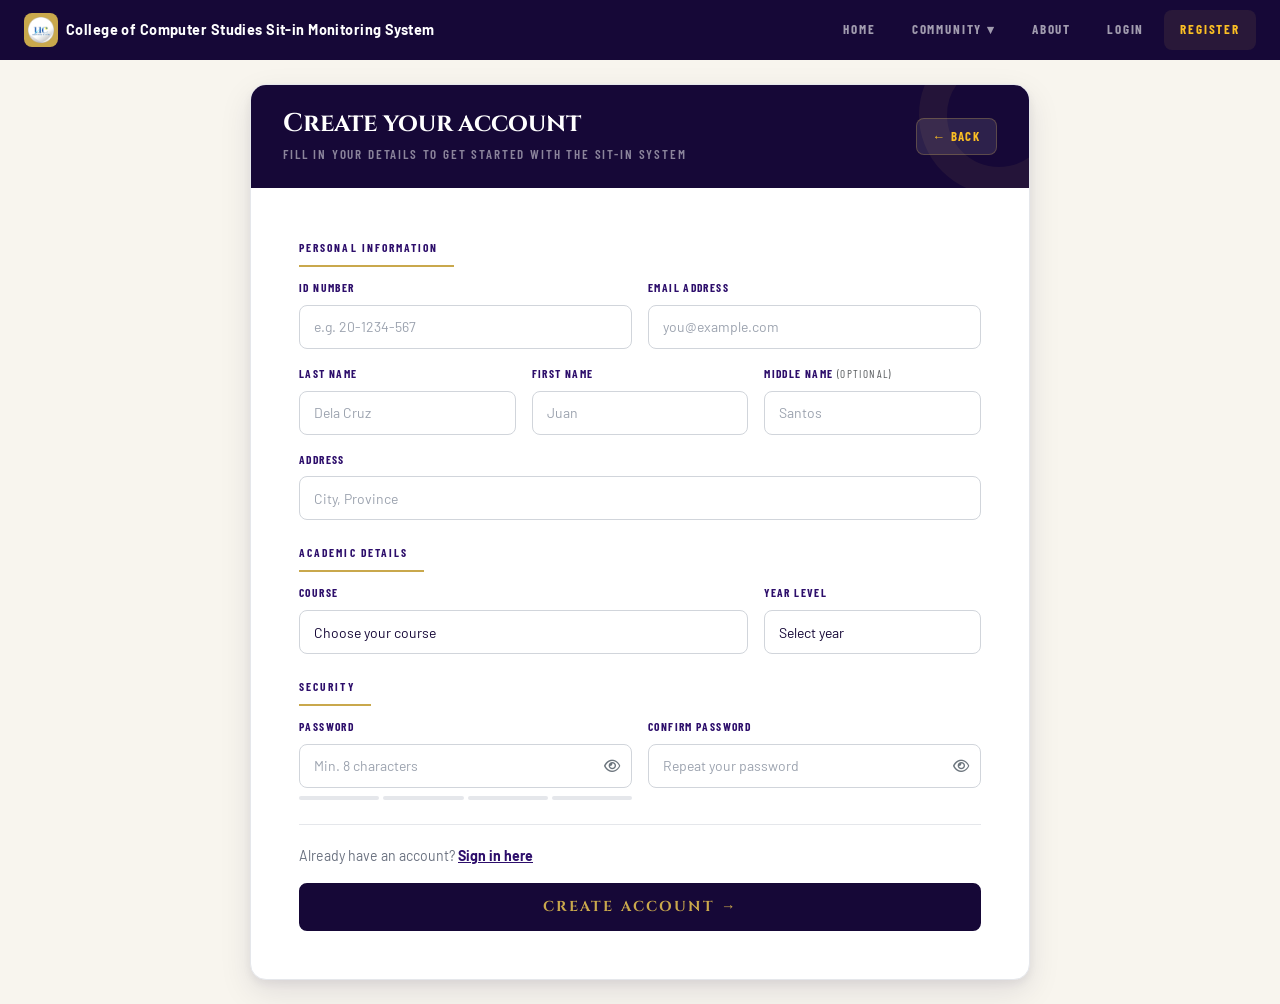
<file: register.html>
<!DOCTYPE html>
<html lang="en">
<head>
  <meta charset="UTF-8" />
  <meta name="viewport" content="width=device-width, initial-scale=1.0"/>
  <title>CCS | Register</title>
  <link href="https://cdn.jsdelivr.net/npm/bootstrap@5.3.3/dist/css/bootstrap.min.css" rel="stylesheet"/>
  <link href="https://fonts.googleapis.com/css2?family=DM+Sans:wght@400;500;600&family=DM+Serif+Display&display=swap" rel="stylesheet"/>
  <link href="https://cdnjs.cloudflare.com/ajax/libs/font-awesome/6.5.0/css/all.min.css" rel="stylesheet"/>
  <link href="style.css" rel="stylesheet"/>
  <style>
    /* ── Password wrapper ── */
    .pw-wrap {
      position: relative;
    }
    .pw-wrap .form-control {
      padding-right: 2.6rem;
    }
    .pw-toggle {
      position: absolute;
      right: .75rem;
      top: 50%;
      transform: translateY(-50%);
      background: none;
      border: none;
      padding: 0;
      cursor: pointer;
      color: #6c757d;
      font-size: .9rem;
      line-height: 1;
      z-index: 5;
      transition: color .15s;
    }
    .pw-toggle:hover {
      color: #343a40;
    }
  </style>
</head>
<body>

  <!-- Navbar -->
  <nav class="navbar navbar-expand-lg navbar-dark px-4">
    <a class="navbar-brand fw-semibold d-flex align-items-center" href="index.html" style="font-size:.9rem; text-decoration: none;">
      <img src="images/UC_LOGO.png" alt="UC Logo" class="nav-logo me-2" onerror="this.src='images/UC_LOGO.jpg'; this.onerror=null;"/>
      College of Computer Studies Sit-in Monitoring System
    </a>
    <button class="navbar-toggler" type="button" data-bs-toggle="collapse" data-bs-target="#navMenu">
      <span class="navbar-toggler-icon"></span>
    </button>
    <div class="collapse navbar-collapse" id="navMenu">
      <ul class="navbar-nav ms-auto gap-1">
        <li class="nav-item"><a class="nav-link" href="index.html">Home</a></li>
        <li class="nav-item"><a class="nav-link" href="#">Community ▾</a></li>
        <li class="nav-item"><a class="nav-link" href="#">About</a></li>
        <li class="nav-item"><a class="nav-link" href="index.html">Login</a></li>
        <li class="nav-item"><a class="nav-link active" href="#">Register</a></li>
      </ul>
    </div>
  </nav>

  <!-- Main -->
  <div class="d-flex justify-content-center align-items-start py-4 px-3 register-wrapper">
    <div class="register-card bg-white">
      <!-- Header -->
      <div class="card-header-ccs d-flex align-items-center justify-content-between">
        <div>
          <h1 class="mb-1">Create your account</h1>
          <p>Fill in your details to get started with the sit-in system</p>
        </div>
        <a href="index.html" class="btn-back">← Back</a>
      </div>

      <!-- Body -->
      <div class="p-4 p-md-5">
        <form id="register-form">
          <!-- Personal Info -->
          <p class="section-heading">Personal Information</p>
          <div class="row g-3">
            <div class="col-md-6">
              <label for="idNumber" class="form-label">ID Number</label>
              <input type="text" class="form-control" id="idNumber" name="idNumber" placeholder="e.g. 20-1234-567" required/>
            </div>
            <div class="col-md-6">
              <label for="email" class="form-label">Email Address</label>
              <input type="email" class="form-control" id="email" name="email" placeholder="you@example.com" required/>
            </div>
            <div class="col-md-4">
              <label for="lastName" class="form-label">Last Name</label>
              <input type="text" class="form-control" id="lastName" name="lastName" placeholder="Dela Cruz" required/>
            </div>
            <div class="col-md-4">
              <label for="firstName" class="form-label">First Name</label>
              <input type="text" class="form-control" id="firstName" name="firstName" placeholder="Juan" required/>
            </div>
            <div class="col-md-4">
              <label for="middleName" class="form-label">
                Middle Name <span class="text-muted fw-normal" style="font-size:.7rem;">(optional)</span>
              </label>
              <input type="text" class="form-control" id="middleName" name="middleName" placeholder="Santos"/>
            </div>
            <div class="col-12">
              <label for="address" class="form-label">Address</label>
              <input type="text" class="form-control" id="address" name="address" placeholder="City, Province" required/>
            </div>
          </div>

          <!-- Academic Details -->
          <p class="section-heading">Academic Details</p>
          <div class="row g-3">
            <div class="col-md-8">
              <label for="course" class="form-label">Course</label>
              <select class="form-select" id="course" name="course" required>
                <option value="" disabled selected>Choose your course</option>
                <option value="BSIT">BSIT — Information Technology</option>
                <option value="BSCS">BSCS — Computer Science</option>
                <option value="BSE">BSE — Engineering</option>
                <option value="BSN">BSN — Nursing</option>
                <option value="BSA">BSA — Accountancy</option>
              </select>
            </div>
            <div class="col-md-4">
              <label for="courseLevel" class="form-label">Year Level</label>
              <select class="form-select" id="courseLevel" name="courseLevel" required>
                <option value="" disabled selected>Select year</option>
                <option value="1">1st Year</option>
                <option value="2">2nd Year</option>
                <option value="3">3rd Year</option>
                <option value="4">4th Year</option>
                <option value="5">5th Year</option>
              </select>
            </div>
          </div>

          <!-- Security -->
          <p class="section-heading">Security</p>
          <div class="row g-3">
            <div class="col-md-6">
              <label for="password" class="form-label">Password</label>
              <div class="pw-wrap">
                <input type="password" class="form-control" id="password" name="password" placeholder="Min. 8 characters" required/>
                <button type="button" class="pw-toggle" onclick="togglePassword('password', this)" tabindex="-1" aria-label="Show password">
                  <i class="fa-regular fa-eye"></i>
                </button>
              </div>
              <div class="strength-bar mt-2">
                <span id="s1"></span><span id="s2"></span><span id="s3"></span><span id="s4"></span>
              </div>
            </div>
            <div class="col-md-6">
              <label for="repeatPassword" class="form-label">Confirm Password</label>
              <div class="pw-wrap">
                <input type="password" class="form-control" id="repeatPassword" name="repeatPassword" placeholder="Repeat your password" required/>
                <button type="button" class="pw-toggle" onclick="togglePassword('repeatPassword', this)" tabindex="-1" aria-label="Show confirm password">
                  <i class="fa-regular fa-eye"></i>
                </button>
              </div>
            </div>
          </div>

          <!-- Footer -->
          <div class="form-footer d-flex align-items-center justify-content-between flex-wrap gap-3">
            <p class="signin-hint mb-0">Already have an account? <a href="index.html">Sign in here</a></p>
            <button type="submit" class="btn btn-ccs text-white">Create Account →</button>
          </div>
        </form>
      </div>
    </div>
  </div>

  <script src="https://cdn.jsdelivr.net/npm/bootstrap@5.3.3/dist/js/bootstrap.bundle.min.js"></script>
  <script src="script.js"></script>
  <script>
    function togglePassword(fieldId, btn) {
      const input = document.getElementById(fieldId);
      const icon  = btn.querySelector('i');
      if (input.type === 'password') {
        input.type = 'text';
        icon.classList.replace('fa-eye', 'fa-eye-slash');
      } else {
        input.type = 'password';
        icon.classList.replace('fa-eye-slash', 'fa-eye');
      }
    }
  </script>
</body>
</html>
</file>
<file: style.css>
/* =========================================================================
   CCS SIT-IN MONITORING SYSTEM — ROYAL ACADEMIC UI v2 (MOBILE-FIRST)
   University of Cebu · College of Computer Studies
   Theme: Deep Purple #160837 + Gold #C9A84C + Cream White
   Fonts: Cinzel Decorative · Cinzel · Barlow · Barlow Condensed
   Last updated: May 10, 2026
   ========================================================================= */

@import url('https://fonts.googleapis.com/css2?family=Cinzel+Decorative:wght@700;900&family=Cinzel:wght@500;600;700&family=Barlow:wght@300;400;500;600;700&family=Barlow+Condensed:wght@500;600;700;800&display=swap');

/* ── RESET ─────────────────────────────────────────────────────────────── */
*, *::before, *::after { box-sizing: border-box; outline: none !important; }
.form-control:focus, .form-select:focus, .btn:focus,
.form-check-input:focus, input:focus, button:focus-visible {
  box-shadow: none !important; outline: none !important;
}

/* ── DESIGN TOKENS — LIGHT MODE ────────────────────────────────────────── */
:root {
  --pur-950:#0d0420; --pur-900:#160837; --pur-800:#1e0a4a; --pur-700:#2d0e6b;
  --pur-600:#5b21b6; --pur-500:#7c3aed; --pur-400:#a78bfa; --pur-300:#c4b5fd;
  --pur-200:#ddd6fe; --pur-100:#ede9fe; --pur-50:#f5f3ff;

  --gold-700:#92400e; --gold-600:#b45309; --gold-500:#C9A84C; --gold-400:#fbbf24;
  --gold-300:#fcd34d; --gold-200:#fde68a; --gold-100:#fef3c7; --gold-50:#fffbeb;

  --green-700:#065f46; --green-600:#059669; --green-500:#10b981;
  --green-100:#d1fae5; --green-50:#ecfdf5;
  --red-600:#dc2626; --red-500:#ef4444; --red-100:#fee2e2; --red-50:#fef2f2;
  --blue-600:#2563eb; --blue-100:#dbeafe; --blue-50:#eff6ff;
  --amber-600:#d97706;

  --white:#fff; --bg:#f8f5ee; --bg-2:#efeae0; --card:#fff; --card-2:#fbf9f3;
  --text:#160837; --text-2:#4b5563; --text-3:#6b7280; --text-4:#9ca3af;
  --border:#e5e7eb; --border-2:#d1d5db;

  /* Aliases */
  --navy:var(--pur-900); --navy2:var(--pur-700); --navy3:var(--pur-600);
  --gold:var(--gold-500); --gold2:var(--gold-600);
  --surface:var(--card); --surface2:var(--bg-2); --surface3:var(--card-2);
  --text1:var(--text); --text2:var(--text-2); --text3:var(--text-3);
  --green:var(--green-600); --green-bg:var(--green-100); --green-border:#86efac;
  --red:var(--red-600); --red-bg:var(--red-100);
  --blue:var(--blue-600); --blue-bg:var(--blue-100);
  --amber:var(--amber-600); --amber-bg:var(--gold-100);

  --nav-bg:var(--pur-900); --nav-text:rgba(255,255,255,.6);
  --nav-active:rgba(201,168,76,.08); --nav-hover:rgba(255,255,255,.07);
  --header-bg:var(--pur-900); --header-text:var(--gold-500);

  --input-bg:#fff; --input-border:var(--border-2); --input-text:var(--text);
  --input-placeholder:var(--text-4);

  --shadow:0 1px 3px rgba(22,8,55,.04),0 1px 2px rgba(22,8,55,.04);
  --shadow-md:0 4px 12px rgba(22,8,55,.06),0 2px 4px rgba(22,8,55,.04);
  --shadow-lg:0 12px 32px rgba(22,8,55,.10),0 4px 8px rgba(22,8,55,.06);

  --radius-xs:4px; --radius-sm:8px; --radius:12px; --radius-lg:16px;
  --sp-1:4px; --sp-2:8px; --sp-3:12px; --sp-4:16px;
  --sp-5:20px; --sp-6:24px; --sp-8:32px; --sp-10:40px;
  --scroll-track:var(--bg-2); --scroll-thumb:var(--border-2);
}

/* ── DARK MODE ─────────────────────────────────────────────────────────── */
body.dark-mode {
  --pur-50:#1a0e3d; --pur-100:#251757;
  --bg:var(--pur-950); --bg-2:var(--pur-900); --card:#1a0e3d; --card-2:#241456;
  --text:#f3e8ff; --text-2:#c4b5fd; --text-3:#a78bfa; --text-4:#6d4ba3;
  --border:#2d1860; --border-2:#3d2278;
  --green-50:rgba(16,185,129,.12); --green-100:rgba(16,185,129,.2);
  --red-50:rgba(239,68,68,.12); --red-100:rgba(239,68,68,.2);
  --blue-50:rgba(37,99,235,.12); --blue-100:rgba(37,99,235,.2);
  --gold-50:rgba(201,168,76,.1); --gold-100:rgba(201,168,76,.2);
  --nav-bg:#0d0420; --header-bg:#0d0420;
  --input-bg:var(--card); --input-border:var(--border-2); --input-text:var(--text);
  --shadow:0 1px 3px rgba(0,0,0,.5);
  --shadow-md:0 4px 12px rgba(0,0,0,.5);
  --shadow-lg:0 12px 32px rgba(0,0,0,.7);
}

body, body * { transition: background-color .2s ease, border-color .2s ease, color .2s ease; }

/* ── BASE ──────────────────────────────────────────────────────────────── */
body {
  font-family: 'Barlow', sans-serif !important;
  background: var(--bg);
  color: var(--text);
  font-size: 14px;
  line-height: 1.55;
}
h1,h2,h3,h4,h5,h6,.font-display {
  font-family: 'Cinzel', serif !important;
  font-weight: 700;
  color: var(--text);
  letter-spacing: -.005em;
}

::-webkit-scrollbar { width: 6px; height: 6px; }
::-webkit-scrollbar-track { background: var(--scroll-track); }
::-webkit-scrollbar-thumb { background: var(--scroll-thumb); border-radius: 99px; }
::-webkit-scrollbar-thumb:hover { background: var(--gold-500); }

/* ════ NAVBAR (login/register) ═════════════════════════════════════════ */
.navbar { background: var(--pur-900) !important; min-height: 60px; padding: 0 var(--sp-4); }
.navbar-nav .nav-link {
  font-family: 'Barlow Condensed', sans-serif !important;
  font-size: .82rem !important; font-weight: 700;
  letter-spacing: .14em; text-transform: uppercase;
  padding: .55rem 1rem !important;
  color: rgba(255,255,255,.6) !important;
  border-radius: var(--radius-sm);
  transition: color .15s, background .15s;
  min-height: 40px;
}
.navbar-nav .nav-link:hover { background: rgba(255,255,255,.06); color: #fff !important; }
.navbar-nav .nav-link.active { background: rgba(201,168,76,.1); color: var(--gold-400) !important; }
.nav-logo {
  width: 34px !important; height: 34px !important;
  border-radius: 8px; background: var(--gold-500);
  padding: 4px; transition: transform .15s;
  object-fit: contain;
}
.navbar-brand:hover .nav-logo { transform: scale(1.06); }
.navbar-brand { color: #fff !important; font-weight: 700 !important; letter-spacing: .03em; }
.nav-dot { display: none; }

/* Toggler for mobile */
.navbar-toggler {
  border: 1.5px solid rgba(255,255,255,.2) !important;
  padding: 6px 10px !important;
}
.navbar-toggler-icon { width: 1.2em; height: 1.2em; }

/* ════ LOGIN / REGISTER ════════════════════════════════════════════════ */
.login-wrapper { min-height: calc(100vh - 60px); background: var(--bg); padding: var(--sp-5); }
.login-card {
  max-width: 880px; width: 100%;
  border-radius: var(--radius-lg); overflow: hidden;
  border: 1px solid var(--border); box-shadow: var(--shadow-lg);
}
.brand-panel {
  background: var(--pur-900);
  padding: var(--sp-8) !important;
  position: relative; overflow: hidden;
}
.brand-panel::before {
  content: ''; position: absolute; top: -60px; right: -60px;
  width: 180px; height: 180px;
  border: 32px solid rgba(201,168,76,.08); border-radius: 50%;
  pointer-events: none;
}
.brand-panel::after {
  content: ''; position: absolute; bottom: -40px; left: -40px;
  width: 120px; height: 120px;
  border: 22px solid rgba(201,168,76,.05); border-radius: 50%;
  pointer-events: none;
}
.brand-panel img {
  width: 150px !important; max-width: 100%;
  filter: drop-shadow(0 4px 16px rgba(0,0,0,.3));
  position: relative; z-index: 1; height: auto;
}
.gold-divider {
  width: 40px; height: 3px;
  background: var(--gold-500); border-radius: 99px;
  position: relative; z-index: 1;
}
.brand-tagline {
  color: rgba(255,255,255,.5);
  font-family: 'Barlow Condensed', sans-serif !important;
  font-size: .72rem; font-weight: 600;
  letter-spacing: .15em; text-transform: uppercase;
  line-height: 1.85; position: relative; z-index: 1;
}
.brand-tagline strong {
  display: block;
  font-family: 'Cinzel Decorative', serif !important;
  color: var(--gold-500);
  font-size: 1rem; font-weight: 900;
  text-transform: none; letter-spacing: .02em;
  margin-bottom: var(--sp-2);
}
.form-panel { background: #fff; padding: var(--sp-8) !important; }
.form-title {
  font-family: 'Cinzel', serif !important;
  font-size: 2rem !important; font-weight: 700;
  color: var(--pur-900) !important; letter-spacing: -.01em;
}

.register-wrapper { min-height: calc(100vh - 60px); background: var(--bg); padding: var(--sp-5); }
.register-card {
  max-width: 780px; width: 100%;
  border-radius: var(--radius-lg); overflow: hidden;
  border: 1px solid var(--border); box-shadow: var(--shadow-lg);
}
.card-header-ccs {
  background: var(--pur-900);
  padding: var(--sp-6) var(--sp-8);
  position: relative; overflow: hidden;
}
.card-header-ccs::after {
  content: ''; position: absolute; top: -50px; right: -50px;
  width: 160px; height: 160px;
  border: 28px solid rgba(201,168,76,.08); border-radius: 50%;
  pointer-events: none;
}
.card-header-ccs h1 {
  font-family: 'Cinzel', serif !important;
  font-size: 1.6rem; color: #fff !important; font-weight: 700;
  position: relative; z-index: 1;
}
.card-header-ccs p {
  font-family: 'Barlow Condensed', sans-serif !important;
  font-size: .82rem; font-weight: 600;
  letter-spacing: .14em; text-transform: uppercase;
  color: rgba(255,255,255,.5);
  margin-bottom: 0; position: relative; z-index: 1;
}
.btn-back {
  background: rgba(255,255,255,.1);
  color: var(--gold-400);
  border: 1px solid rgba(201,168,76,.3);
  border-radius: var(--radius-sm);
  padding: var(--sp-2) var(--sp-4);
  font-family: 'Barlow Condensed', sans-serif !important;
  font-size: .8rem; font-weight: 700;
  letter-spacing: .1em; text-transform: uppercase;
  display: inline-flex; align-items: center; gap: var(--sp-2);
  text-decoration: none; transition: all .15s;
  position: relative; z-index: 1; min-height: 36px;
}
.btn-back:hover { background: var(--gold-500); color: var(--pur-900); border-color: var(--gold-500); }

.section-heading {
  font-family: 'Barlow Condensed', sans-serif !important;
  font-size: .72rem; font-weight: 700;
  letter-spacing: .18em; text-transform: uppercase;
  color: var(--pur-700);
  padding-bottom: var(--sp-2);
  border-bottom: 2px solid var(--gold-500);
  margin: var(--sp-6) 0 var(--sp-3);
  display: inline-block; padding-right: var(--sp-4);
}
.section-heading:first-of-type { margin-top: 0; }

/* ════ FORMS ═══════════════════════════════════════════════════════════ */
.form-label, .form-label-ccs {
  font-family: 'Barlow Condensed', sans-serif !important;
  font-size: .72rem; font-weight: 700;
  letter-spacing: .12em; text-transform: uppercase;
  color: var(--pur-700);
  margin-bottom: var(--sp-2);
  display: block;
}
.form-control, .form-select,
.form-control-ccs, .form-select-ccs {
  border: 1.5px solid var(--input-border) !important;
  border-radius: var(--radius-sm);
  padding: 10px 14px;
  font-family: 'Barlow', sans-serif !important;
  font-size: 14px; min-height: 44px;
  background: var(--input-bg); color: var(--input-text);
  transition: border-color .15s, box-shadow .15s;
  width: 100%;
}
.form-control:focus, .form-select:focus,
.form-control-ccs:focus, .form-select-ccs:focus {
  border-color: var(--gold-500) !important;
  box-shadow: 0 0 0 3px rgba(201,168,76,.15) !important;
}
.form-control::placeholder, .form-control-ccs::placeholder { color: var(--text-4); }
.form-control[readonly], .form-control-ccs[readonly] {
  color: var(--text-3); cursor: default; background: var(--bg-2);
}
.form-check-input:checked { background-color: var(--pur-900) !important; border-color: var(--pur-900) !important; }
.form-check-label { font-size: .88rem; color: var(--text-2); }
.forgot-link { font-size: .85rem; color: var(--gold-600); text-decoration: none; font-weight: 600; }
.forgot-link:hover { color: var(--gold-700); text-decoration: underline; }

.strength-bar { display: flex; gap: 4px; margin-top: 6px; }
.strength-bar span { height: 4px; flex: 1; border-radius: 99px; background: var(--border); transition: background .3s; }

/* ════ BUTTONS ═════════════════════════════════════════════════════════ */
.btn-ccs, .btn-ccs-primary {
  background: var(--pur-900) !important; color: var(--gold-500) !important;
  border: 2px solid var(--pur-900) !important;
  border-radius: var(--radius-sm) !important;
  padding: 0 var(--sp-5) !important; min-height: 48px;
  font-family: 'Cinzel', serif !important;
  font-size: .9rem !important; font-weight: 700;
  letter-spacing: .15em !important; text-transform: uppercase;
  display: inline-flex; align-items: center; justify-content: center;
  gap: var(--sp-2); cursor: pointer; width: 100%;
  transition: all .15s;
}
.btn-ccs:hover, .btn-ccs-primary:hover {
  background: var(--gold-500) !important; color: var(--pur-900) !important;
  border-color: var(--gold-500) !important;
  transform: translateY(-1px);
}
.btn-ccs:active, .btn-ccs-primary:active { transform: scale(.98); }

.btn-ccs-outline {
  background: transparent;
  border: 1.5px solid var(--border-2);
  border-radius: var(--radius-sm);
  color: var(--text-2);
  font-family: 'Barlow Condensed', sans-serif !important;
  font-size: .76rem; font-weight: 700;
  letter-spacing: .1em; text-transform: uppercase;
  padding: 0 var(--sp-4); min-height: 36px;
  cursor: pointer; transition: all .15s;
  display: inline-flex; align-items: center; gap: var(--sp-2);
}
.btn-ccs-outline:hover { border-color: var(--pur-700); color: var(--pur-700); }
.btn-ccs-danger { color: var(--red-600); border-color: #fca5a5; }
.btn-ccs-danger:hover { background: var(--red-50); border-color: var(--red-500); color: var(--red-600); }

.btn-ccs-export {
  background: var(--gold-500); color: var(--pur-900);
  border: 2px solid var(--gold-500);
  border-radius: var(--radius-sm);
  padding: 0 var(--sp-5); min-height: 40px;
  font-family: 'Cinzel', serif !important;
  font-size: .82rem; font-weight: 700;
  letter-spacing: .12em; text-transform: uppercase;
  display: inline-flex; align-items: center; justify-content: center;
  gap: var(--sp-2); cursor: pointer; transition: all .15s;
}
.btn-ccs-export:hover {
  background: var(--pur-900); color: var(--gold-500); border-color: var(--pur-900);
  transform: translateY(-1px);
}

.or-divider {
  display: flex; align-items: center; gap: var(--sp-3);
  color: var(--text-4); font-size: .75rem; font-weight: 600;
  font-family: 'Barlow Condensed', sans-serif !important;
  letter-spacing: .15em; text-transform: uppercase;
}
.or-divider::before, .or-divider::after { content: ''; flex: 1; height: 1px; background: var(--border); }
.register-hint, .signin-hint { font-size: .88rem; color: var(--text-3); text-align: center; }
.register-hint a { color: var(--gold-600); font-weight: 700; text-decoration: none; }
.register-hint a:hover { text-decoration: underline; color: var(--gold-700); }
.signin-hint a { color: var(--pur-700); font-weight: 700; }
.form-footer { border-top: 1px solid var(--border); padding-top: var(--sp-5); margin-top: var(--sp-6); }

/* ════ TOAST ═══════════════════════════════════════════════════════════ */
#liveToast {
  min-width: 280px;
  background: var(--card); color: var(--text);
  border: 1px solid var(--border);
  border-left: 4px solid var(--gold-500);
  border-radius: var(--radius);
  box-shadow: var(--shadow-lg);
}
#liveToast .toast-body {
  display: flex; align-items: center; gap: 10px;
  font-size: .85rem; font-weight: 500; color: var(--text);
}
.toast-container { z-index: 1090; }

/* ════ DASHBOARD NAVBAR ════════════════════════════════════════════════ */
.ccs-navbar {
  background: var(--nav-bg) !important;
  box-shadow: 0 2px 16px rgba(0,0,0,.25);
  padding: 0 var(--sp-5) !important;
  height: 60px; min-height: 60px !important;
}
.ccs-navbar .navbar-brand {
  font-family: 'Cinzel', serif !important;
  font-size: .85rem !important; font-weight: 700;
  letter-spacing: .08em; text-transform: uppercase;
  color: #fff !important;
  display: flex; align-items: center; gap: var(--sp-3);
}
.brand-pip {
  width: 32px; height: 32px;
  background: var(--gold-500);
  border-radius: 8px;
  display: inline-flex !important; align-items: center; justify-content: center;
  font-family: 'Cinzel Decorative', serif !important;
  font-size: .65rem !important; font-weight: 900;
  color: var(--pur-900) !important;
  letter-spacing: -.05em;
  box-shadow: none !important;
  flex-shrink: 0;
}
.brand-pip::before { content: 'CCS'; }

.ccs-navbar .nav-link {
  font-family: 'Barlow Condensed', sans-serif !important;
  color: var(--nav-text) !important;
  font-size: .78rem !important; font-weight: 700;
  letter-spacing: .1em !important; text-transform: uppercase;
  padding: 0 var(--sp-3) !important;
  height: 60px; min-height: 44px;
  border-radius: 0 !important;
  border-bottom: 3px solid transparent !important;
  display: inline-flex !important; align-items: center; gap: 6px;
  transition: all .15s;
}
.ccs-navbar .nav-link:hover { background: var(--nav-hover); color: #fff !important; }
.ccs-navbar .nav-link.active {
  background: var(--nav-active);
  color: var(--gold-400) !important;
  border-bottom-color: var(--gold-500) !important;
}
.ccs-navbar .nav-link i { font-size: .85rem; }

.btn-logout {
  background: transparent !important;
  color: var(--gold-500) !important;
  border: none !important;
  border-left: 1px solid rgba(255,255,255,.1) !important;
  border-radius: 0 !important;
  padding: 0 var(--sp-5) !important;
  height: 60px; min-height: 44px;
  font-family: 'Barlow Condensed', sans-serif !important;
  font-weight: 700 !important; font-size: .78rem !important;
  letter-spacing: .12em !important; text-transform: uppercase;
  display: inline-flex !important; align-items: center; gap: 6px;
  transition: background .15s, color .15s;
  box-shadow: none !important;
}
.btn-logout:hover { background: var(--gold-500) !important; color: var(--pur-900) !important; }

.notif-badge {
  background: var(--red-500); color: #fff;
  font-size: .62rem; font-weight: 800;
  padding: 1px 6px; border-radius: 99px;
  margin-left: 4px;
  border: 2px solid var(--pur-900);
}

.ccs-dropdown-menu {
  border: 1px solid var(--border) !important;
  border-radius: var(--radius) !important;
  box-shadow: var(--shadow-lg);
  background: var(--card);
  overflow: hidden; min-width: 280px; padding: 0 !important;
}
.ccs-dropdown-menu .dropdown-item {
  font-family: 'Barlow', sans-serif !important;
  font-size: .82rem; font-weight: 500;
  padding: var(--sp-3) var(--sp-4);
  color: var(--text);
  border-bottom: 1px solid var(--border);
  background: var(--card);
  display: flex; align-items: center; gap: var(--sp-3);
  transition: background .12s; min-height: 44px;
}
.ccs-dropdown-menu .dropdown-item:last-child { border-bottom: none; }
.ccs-dropdown-menu .dropdown-item:hover { background: var(--pur-50); color: var(--pur-700); }

.notif-header {
  padding: var(--sp-3) var(--sp-4);
  border-bottom: 1px solid var(--border);
  font-family: 'Cinzel', serif !important;
  font-size: .85rem; font-weight: 700;
  color: var(--text); background: var(--pur-50);
  display: flex; justify-content: space-between; align-items: center;
}
.notif-clear {
  font-family: 'Barlow', sans-serif !important;
  font-weight: 600; color: var(--gold-600);
  cursor: pointer; font-size: .75rem;
}
.notif-clear:hover { color: var(--gold-700); text-decoration: underline; }
.notif-item {
  display: flex; gap: var(--sp-3);
  padding: var(--sp-3) var(--sp-4);
  border-bottom: 1px solid var(--border);
  background: var(--card); cursor: pointer;
  transition: background .12s;
  min-height: 44px; align-items: flex-start;
}
.notif-item:hover { background: var(--pur-50); }
.notif-item:last-child { border-bottom: none; }
.notif-icon {
  width: 36px; height: 36px;
  border-radius: var(--radius-sm);
  display: flex; align-items: center; justify-content: center;
  font-size: .9rem; flex-shrink: 0;
}
.notif-icon.blue { background: var(--blue-100); color: var(--blue-600); }
.notif-icon.green { background: var(--green-100); color: var(--green-700); }
.notif-icon.gold { background: var(--gold-100); color: var(--gold-700); }
.notif-title { font-size: .85rem; font-weight: 600; color: var(--text); margin-bottom: 2px; }
.notif-msg { font-size: .78rem; color: var(--text-2); line-height: 1.5; }
.notif-time {
  font-family: 'Barlow Condensed', sans-serif !important;
  font-size: .7rem; font-weight: 600;
  letter-spacing: .08em; text-transform: uppercase;
  color: var(--text-4); margin-top: 4px;
}
.notif-empty { padding: var(--sp-6); text-align: center; color: var(--text-3); font-size: .85rem; font-style: italic; }

/* ════ PAGE WRAPPER ════════════════════════════════════════════════════ */
.page-wrap { max-width: 1380px; margin: 0 auto; padding: var(--sp-6) var(--sp-5) var(--sp-10); }
.view { display: none; }
.view.active { display: block; animation: fadeUp .3s ease; }
@keyframes fadeUp {
  from { opacity: 0; transform: translateY(8px); }
  to { opacity: 1; transform: translateY(0); }
}

/* ════ CARDS ═══════════════════════════════════════════════════════════ */
.ccs-card {
  background: var(--card);
  border-radius: var(--radius);
  border: 1px solid var(--border);
  box-shadow: var(--shadow);
  overflow: hidden;
  transition: box-shadow .2s, transform .2s, border-color .2s;
}
.ccs-card:hover { box-shadow: var(--shadow-md); }
.ccs-card-header {
  background: var(--pur-50) !important;
  color: var(--pur-900) !important;
  padding: var(--sp-3) var(--sp-5) !important;
  font-family: 'Cinzel', serif !important;
  font-size: .82rem !important; font-weight: 700;
  letter-spacing: .04em;
  display: flex !important; align-items: center; gap: var(--sp-3);
  border-bottom: 1px solid var(--border);
  position: relative;
  text-transform: uppercase;
}
.ccs-card-header::before {
  content: ''; width: 4px; height: 20px;
  background: var(--gold-500); border-radius: 2px; flex-shrink: 0;
}
.ccs-card-header i { color: var(--pur-700) !important; font-size: .9rem; }
body.dark-mode .ccs-card-header { background: var(--pur-900) !important; color: var(--gold-400) !important; }
body.dark-mode .ccs-card-header i { color: var(--gold-400) !important; }
.ccs-card-body { padding: var(--sp-5); }

/* ════ STUDENT INFO ════════════════════════════════════════════════════ */
.stu-avatar-wrap {
  display: flex; flex-direction: column; align-items: center;
  padding: var(--sp-6) var(--sp-4);
  background: var(--pur-900);
  position: relative; overflow: hidden;
}
.stu-avatar-wrap::before {
  content: ''; position: absolute; top: -30px; right: -30px;
  width: 100px; height: 100px;
  border: 18px solid rgba(201,168,76,.08); border-radius: 50%;
  pointer-events: none;
}
.stu-avatar-wrap img {
  width: 80px; height: 80px;
  border-radius: 14px; object-fit: cover;
  border: 2px solid var(--gold-500);
  box-shadow: 0 4px 12px rgba(0,0,0,.3);
  margin-bottom: var(--sp-3);
  position: relative; z-index: 1;
}
.stu-name {
  font-family: 'Cinzel', serif !important;
  font-size: 1.05rem !important; font-weight: 700;
  color: #fff !important; text-align: center;
  margin-bottom: 4px; position: relative; z-index: 1;
}
.stu-badge {
  background: var(--gold-500) !important; color: var(--pur-900) !important;
  font-family: 'Barlow Condensed', sans-serif !important;
  border-radius: 99px;
  padding: 3px 12px;
  font-size: .68rem; font-weight: 800;
  text-transform: uppercase; letter-spacing: .1em;
  position: relative; z-index: 1;
}
.info-list { list-style: none; padding: var(--sp-3) var(--sp-4); margin: 0; }
.info-list li {
  display: flex; align-items: center; gap: var(--sp-3);
  padding: var(--sp-2) 0;
  border-bottom: 1px solid var(--border);
  min-height: 40px;
}
.info-list li:last-child { border-bottom: none; }
.info-icon {
  width: 32px; height: 32px;
  border-radius: var(--radius-sm);
  background: var(--gold-50);
  display: flex; align-items: center; justify-content: center;
  flex-shrink: 0; color: var(--gold-700);
  font-size: .85rem;
}
body.dark-mode .info-icon { background: rgba(201,168,76,.15); color: var(--gold-400); }
.info-label {
  font-family: 'Barlow Condensed', sans-serif !important;
  font-size: .68rem; font-weight: 600;
  letter-spacing: .1em; text-transform: uppercase;
  color: var(--text-3); margin-bottom: 1px;
}
.info-value { font-size: .85rem; font-weight: 600; color: var(--text); }

.session-block {
  margin: var(--sp-3) var(--sp-4) var(--sp-4);
  background: var(--pur-900);
  border: 1px solid rgba(201,168,76,.18);
  border-radius: var(--radius);
  padding: var(--sp-4); color: #fff;
  position: relative; overflow: hidden;
}
.session-block::before {
  content: ''; position: absolute;
  top: 0; left: 0; right: 0; height: 3px;
  background: var(--gold-500);
}
.session-block .s-label {
  font-family: 'Barlow Condensed', sans-serif !important;
  font-size: .65rem; font-weight: 700;
  text-transform: uppercase; letter-spacing: .15em;
  color: rgba(255,255,255,.5);
  margin-bottom: var(--sp-2);
}
.session-block .s-num {
  font-family: 'Cinzel Decorative', serif !important;
  font-size: 2.5rem; font-weight: 900;
  color: var(--gold-500); line-height: 1;
}
.session-block .s-sub {
  font-size: .72rem; color: rgba(255,255,255,.4); margin-top: 2px;
}
.session-bar {
  background: rgba(255,255,255,.1);
  border-radius: 3px; height: 5px;
  margin-top: var(--sp-3); overflow: hidden;
}
.session-bar-fill {
  height: 100%; background: var(--gold-500);
  border-radius: 3px;
  transition: width .8s cubic-bezier(.34,1,.64,1);
}

/* ════ STATUS STRIP ════════════════════════════════════════════════════ */
.status-strip {
  display: flex; align-items: center; gap: var(--sp-3);
  padding: var(--sp-3) var(--sp-4);
  border-radius: var(--radius);
  border: 1.5px solid; font-size: .85rem; font-weight: 600;
  flex-wrap: wrap;
}
.status-strip.off { background: var(--bg-2); border-color: var(--border-2); color: var(--text-2); }
.status-strip.on { background: var(--green-50); border-color: var(--green-100); color: var(--green-700); }
.pulse-dot {
  width: 10px; height: 10px;
  border-radius: 50%; flex-shrink: 0;
  animation: pulse 1.8s infinite;
}
.pulse-dot.off { background: var(--text-4); box-shadow: 0 0 0 3px rgba(148,163,192,.2); }
.pulse-dot.on { background: var(--green-500); box-shadow: 0 0 0 3px rgba(16,185,129,.25); }
@keyframes pulse { 0%, 100% { opacity: 1; } 50% { opacity: .45; } }

/* ════ QUICK ACTIONS ═══════════════════════════════════════════════════ */
.qa-btn {
  display: flex; flex-direction: column;
  align-items: center; justify-content: center;
  gap: var(--sp-2); padding: var(--sp-5) var(--sp-3);
  min-height: 80px;
  border-radius: var(--radius);
  border: 1px solid var(--border);
  background: var(--pur-50);
  cursor: pointer; color: var(--text);
  font-family: 'Barlow Condensed', sans-serif !important;
  font-size: .78rem; font-weight: 700;
  letter-spacing: .08em; text-transform: uppercase;
  text-align: center; width: 100%;
  position: relative; overflow: hidden;
  transition: all .15s;
}
.qa-btn::after {
  content: ''; position: absolute;
  bottom: 0; left: 0; right: 0; height: 3px;
  background: var(--gold-500);
  transform: scaleX(0); transition: transform .2s;
}
.qa-btn i {
  font-size: 1.5rem; color: var(--pur-500);
  transition: color .15s;
}
.qa-btn:hover {
  background: var(--card);
  border-color: var(--pur-900);
  transform: translateY(-2px);
  box-shadow: var(--shadow-md);
}
.qa-btn:hover::after { transform: scaleX(1); }
.qa-btn:hover i { color: var(--pur-900); }
.qa-btn:focus-visible { outline: 3px solid var(--gold-500); outline-offset: 2px; }
.qa-btn.primary { background: var(--pur-900); border-color: var(--pur-900); color: #fff; }
.qa-btn.primary i { color: var(--gold-500); }
.qa-btn.primary:hover { background: var(--pur-700); border-color: var(--pur-700); }

body.dark-mode .qa-btn { background: var(--card-2); }
body.dark-mode .qa-btn:hover { background: var(--card); }

/* ════ ANNOUNCEMENTS ═══════════════════════════════════════════════════ */
.ann-item { padding: var(--sp-4) 0; border-bottom: 1px solid var(--border); }
.ann-item:last-child { border-bottom: none; padding-bottom: 0; }
.ann-meta { display: flex; align-items: center; gap: var(--sp-2); margin-bottom: var(--sp-2); flex-wrap: wrap; }
.ann-tag {
  background: var(--pur-900); color: var(--gold-500);
  font-family: 'Barlow Condensed', sans-serif !important;
  font-size: .65rem; font-weight: 800;
  padding: 3px 10px; border-radius: var(--radius-xs);
  text-transform: uppercase; letter-spacing: .12em;
  display: inline-flex; align-items: center; gap: 4px;
}
.ann-date {
  color: var(--text-3);
  font-family: 'Barlow Condensed', sans-serif !important;
  font-size: .72rem; font-weight: 600;
  letter-spacing: .08em; text-transform: uppercase;
}
.ann-text {
  background: var(--pur-50);
  border-left: 3px solid var(--gold-500);
  border-radius: 0 var(--radius-sm) var(--radius-sm) 0;
  padding: var(--sp-3) var(--sp-4);
  font-size: .88rem; color: var(--text-2);
  line-height: 1.65;
}
.ann-empty { color: var(--text-3); font-style: italic; }

/* ════ RULES ═══════════════════════════════════════════════════════════ */
.rules-scroll {
  padding: var(--sp-4) var(--sp-5);
  max-height: 500px; overflow-y: auto;
  font-size: .85rem; line-height: 1.72;
  color: var(--text-2); background: var(--card);
}
.rules-uni {
  font-family: 'Cinzel', serif !important;
  font-weight: 700; font-size: 1rem;
  color: var(--pur-900); text-align: center;
  margin-bottom: 4px;
}
.rules-dept {
  font-family: 'Barlow Condensed', sans-serif !important;
  font-size: .7rem; text-align: center;
  color: var(--text-3);
  text-transform: uppercase; letter-spacing: .12em;
  margin-bottom: var(--sp-3);
}
.rules-sec {
  font-family: 'Cinzel', serif !important;
  font-weight: 700; font-size: .82rem;
  color: var(--pur-900);
  margin: var(--sp-4) 0 var(--sp-2);
  padding-bottom: 6px;
  border-bottom: 1.5px solid var(--gold-500);
}
.rules-scroll ol { padding-left: var(--sp-4); }
.rules-scroll ol li { margin-bottom: var(--sp-2); }
.rules-scroll ol li::marker { color: var(--gold-600); font-weight: 700; }

/* ════ DATA TABLE ══════════════════════════════════════════════════════ */
.ccs-table { width: 100%; border-collapse: collapse; font-size: .85rem; }
.ccs-table thead th, .ccs-table th {
  background: var(--pur-50) !important; color: var(--pur-700) !important;
  padding: var(--sp-3) var(--sp-4);
  text-align: left;
  font-family: 'Barlow Condensed', sans-serif !important;
  font-size: .7rem; font-weight: 700;
  letter-spacing: .12em; text-transform: uppercase;
  border-bottom: 1px solid var(--border);
}
.ccs-table th:first-child { border-radius: var(--radius-sm) 0 0 0; }
.ccs-table th:last-child { border-radius: 0 var(--radius-sm) 0 0; }
.ccs-table td {
  padding: var(--sp-3) var(--sp-4);
  border-bottom: 1px solid var(--border);
  color: var(--text-2); vertical-align: middle;
  background: var(--card);
}
.ccs-table tr:last-child td { border-bottom: none; }
.ccs-table tr:hover td { background: var(--pur-50); }
body.dark-mode .ccs-table tr:hover td { background: var(--card-2); }
.no-data-row td {
  text-align: center; padding: var(--sp-8);
  color: var(--text-3); font-style: italic;
  background: var(--card);
}

.chip {
  display: inline-flex; align-items: center; gap: 4px;
  padding: 3px 10px; border-radius: 99px;
  font-family: 'Barlow Condensed', sans-serif !important;
  font-size: .7rem; font-weight: 700;
  letter-spacing: .08em; text-transform: uppercase;
  border: 1px solid;
}
.chip-blue { background: var(--blue-50); color: var(--blue-600); border-color: var(--blue-100); }
.chip-green { background: var(--green-50); color: var(--green-700); border-color: var(--green-100); }
.chip-red { background: var(--red-50); color: var(--red-600); border-color: #fca5a5; }

.ccs-pgbtn {
  width: 36px; height: 36px; min-height: 36px;
  border-radius: var(--radius-sm);
  border: 1.5px solid var(--border);
  background: var(--card);
  cursor: pointer; transition: all .15s;
  font-family: 'Cinzel', serif !important;
  font-size: .8rem; font-weight: 700;
  color: var(--text-2);
  display: inline-flex; align-items: center; justify-content: center;
}
.ccs-pgbtn:hover, .ccs-pgbtn.active {
  background: var(--pur-900); color: var(--gold-500);
  border-color: var(--pur-900);
}

.tbl-entries select {
  border: 1.5px solid var(--border-2);
  border-radius: var(--radius-sm);
  padding: 6px 14px; min-height: 36px;
  font-family: 'Barlow', sans-serif !important;
  font-size: .82rem;
  background: var(--input-bg); color: var(--input-text);
  outline: none; cursor: pointer;
}
.tbl-search {
  display: flex; align-items: center; gap: var(--sp-2);
  background: var(--pur-50);
  border: 1px solid var(--border);
  border-radius: var(--radius-sm);
  padding: 0 var(--sp-3); min-height: 40px;
}
.tbl-search input {
  border: none; outline: none; background: transparent;
  font-size: .85rem; color: var(--input-text);
  width: 220px; font-family: inherit; height: 38px;
}
.tbl-search input::placeholder { color: var(--input-placeholder); }
.tbl-search i { color: var(--text-3); font-size: .85rem; }

.view-header {
  display: flex; align-items: center; justify-content: space-between;
  margin-bottom: var(--sp-5);
  flex-wrap: wrap; gap: var(--sp-3);
}
.view-title {
  font-family: 'Cinzel', serif !important;
  font-size: 1.4rem !important; font-weight: 700;
  color: var(--text);
  display: flex; align-items: center; gap: var(--sp-3);
  letter-spacing: -.01em;
}
.view-title i { font-size: 1rem; color: var(--gold-600); }

/* ════ MODALS ══════════════════════════════════════════════════════════ */
.ccs-modal .modal-content {
  border-radius: var(--radius-lg) !important;
  border: 1px solid var(--border) !important;
  box-shadow: var(--shadow-lg);
  background: var(--card);
  text-align: center; padding: var(--sp-2);
}
.ccs-modal .modal-body {
  padding: var(--sp-6) var(--sp-5) var(--sp-3) !important;
  background: var(--card); color: var(--text);
}
.ccs-modal .modal-footer {
  border: none !important; background: var(--card);
  justify-content: center !important;
  padding: 0 var(--sp-5) var(--sp-5) !important;
  gap: var(--sp-3);
}
.m-icon {
  width: 64px; height: 64px;
  border-radius: 50%;
  border: 2px solid var(--green-500);
  background: var(--green-50);
  display: flex; align-items: center; justify-content: center;
  margin: 0 auto var(--sp-4);
  color: var(--green-700); font-size: 1.5rem;
}
.m-icon.warn { border-color: var(--gold-500); background: var(--gold-50); color: var(--gold-700); }
.m-icon.danger { border-color: var(--red-500); background: var(--red-50); color: var(--red-600); }
.m-title {
  font-family: 'Cinzel', serif !important;
  font-size: 1.25rem !important; font-weight: 700;
  color: var(--text); margin-bottom: var(--sp-2);
}
.m-sub { font-size: .88rem; color: var(--text-2); line-height: 1.6; }
.btn-m-ok {
  background: var(--pur-900); color: var(--gold-500);
  border: 2px solid var(--pur-900);
  border-radius: var(--radius-sm);
  padding: 0 var(--sp-6); min-height: 44px;
  font-family: 'Cinzel', serif !important;
  font-size: .85rem; font-weight: 700;
  letter-spacing: .12em; text-transform: uppercase;
  cursor: pointer; transition: all .15s;
}
.btn-m-ok:hover {
  background: var(--gold-500); color: var(--pur-900); border-color: var(--gold-500);
  transform: translateY(-1px);
}
.btn-m-ok.danger { background: var(--red-600); color: #fff; border-color: var(--red-600); }
.btn-m-ok.danger:hover { background: #b91c1c; border-color: #b91c1c; }
.btn-m-cancel {
  background: transparent; color: var(--text-2);
  border: 1.5px solid var(--border-2);
  border-radius: var(--radius-sm);
  padding: 0 var(--sp-5); min-height: 44px;
  font-family: 'Barlow Condensed', sans-serif !important;
  font-size: .85rem; font-weight: 700;
  letter-spacing: .1em; text-transform: uppercase;
  cursor: pointer; transition: all .15s;
}
.btn-m-cancel:hover { border-color: var(--text); color: var(--text); }

/* ════ MISC ════════════════════════════════════════════════════════════ */
.tbl-footer {
  display: flex; align-items: center; justify-content: space-between;
  margin-top: var(--sp-4);
  font-family: 'Barlow Condensed', sans-serif !important;
  font-size: .75rem; font-weight: 600;
  letter-spacing: .08em; text-transform: uppercase;
  color: var(--text-3);
  flex-wrap: wrap; gap: var(--sp-2);
}
.divider { border: none; border-top: 1px solid var(--border); margin: 6px 0 var(--sp-5); }

/* ════ PC RESERVATION GRID ═════════════════════════════════════════════ */
.pc-grid {
  display: grid;
  grid-template-columns: repeat(auto-fill, minmax(58px, 1fr));
  gap: 8px; margin-top: var(--sp-3);
}
.pc-cell {
  aspect-ratio: 1; min-height: 56px;
  border-radius: var(--radius-sm);
  border: 2px solid var(--border);
  background: var(--bg-2);
  display: flex; flex-direction: column;
  align-items: center; justify-content: center;
  gap: 2px;
  font-family: 'Cinzel Decorative', serif !important;
  font-size: 1rem; font-weight: 900;
  color: var(--text-3);
  cursor: pointer; transition: all .15s;
  position: relative;
}
.pc-cell:hover {
  border-color: var(--pur-700);
  background: var(--pur-100); color: var(--pur-700);
  transform: translateY(-1px);
}
.pc-cell:focus-visible { outline: 3px solid var(--gold-500); outline-offset: 2px; }
.pc-cell.available {
  background: var(--green-50);
  border-color: var(--green-500);
  color: var(--green-700);
}
.pc-cell.available:hover { background: var(--green-100); border-color: var(--green-700); }
.pc-cell.occupied {
  background: var(--pur-900);
  border-color: var(--pur-900);
  color: var(--gold-400);
  cursor: not-allowed;
}
.pc-cell.reserved {
  background: var(--gold-50);
  border-color: var(--gold-500);
  color: var(--gold-700);
  cursor: not-allowed;
}
.pc-cell.reserved::after {
  content: ''; position: absolute;
  top: 0; right: 0;
  border-style: solid;
  border-width: 0 14px 14px 0;
  border-color: transparent var(--gold-500) transparent transparent;
}
.pc-cell.selected {
  background: var(--pur-700);
  border-color: var(--gold-500);
  color: var(--gold-400);
  box-shadow: 0 0 0 4px rgba(201,168,76,.25);
  transform: translateY(-2px);
}

.lab-legend {
  display: flex; gap: var(--sp-4);
  flex-wrap: wrap; margin-bottom: var(--sp-3);
}
.leg-item {
  display: flex; align-items: center; gap: var(--sp-2);
  font-family: 'Barlow Condensed', sans-serif !important;
  font-size: .75rem; font-weight: 700;
  letter-spacing: .08em; text-transform: uppercase;
  color: var(--text-2);
}
.leg-dot {
  width: 14px; height: 14px;
  border-radius: 4px; border: 1.5px solid;
}
.res-pc-confirm {
  background: var(--pur-900);
  border: 1px solid var(--gold-500);
  border-radius: var(--radius);
  padding: var(--sp-4) var(--sp-5);
  margin-top: var(--sp-4);
  font-size: .88rem; color: #fff; display: none;
}
.res-pc-confirm.show { display: block; }

.res-tip {
  display: flex; gap: var(--sp-3);
  padding: var(--sp-3) 0;
  border-bottom: 1px solid var(--border);
  align-items: flex-start;
  font-size: .85rem; color: var(--text-2);
  line-height: 1.55;
}
.res-tip:last-child { border-bottom: none; }
.res-tip i { color: var(--gold-600); width: 18px; flex-shrink: 0; margin-top: 2px; font-size: 1rem; }
.res-tip strong { color: var(--text); font-weight: 600; }
.res-row {
  display: flex; align-items: center; justify-content: space-between;
  padding: var(--sp-3) var(--sp-4);
  border-radius: var(--radius-sm);
  background: var(--bg-2);
  border: 1px solid var(--border);
  margin-bottom: var(--sp-2);
  flex-wrap: wrap; gap: var(--sp-2);
}
.res-row-lab { font-family: 'Cinzel', serif !important; font-size: .92rem; font-weight: 700; color: var(--text); }
.res-row-meta {
  font-family: 'Barlow Condensed', sans-serif !important;
  font-size: .72rem; font-weight: 600;
  letter-spacing: .08em; text-transform: uppercase;
  color: var(--text-3); margin-top: 2px;
}

/* ════ PROFILE PAGE ════════════════════════════════════════════════════ */
.profile-av-card {
  display: flex; flex-direction: column; align-items: center;
  padding: var(--sp-8) var(--sp-5);
  background: var(--pur-900);
  position: relative; overflow: hidden;
}
.profile-av-card::before {
  content: ''; position: absolute; top: -50px; right: -50px;
  width: 140px; height: 140px;
  border: 24px solid rgba(201,168,76,.08); border-radius: 50%;
  pointer-events: none;
}
.profile-av-card img {
  width: 110px; height: 110px;
  border-radius: 16px; object-fit: cover;
  border: 3px solid var(--gold-500);
  box-shadow: 0 8px 24px rgba(0,0,0,.4);
  margin-bottom: var(--sp-3);
  position: relative; z-index: 1;
}
.profile-name {
  font-family: 'Cinzel', serif !important;
  font-size: 1.15rem !important; font-weight: 700;
  color: #fff !important; text-align: center;
  margin-bottom: 4px; position: relative; z-index: 1;
}
.profile-role {
  font-family: 'Barlow Condensed', sans-serif !important;
  font-size: .72rem; font-weight: 600;
  letter-spacing: .12em; text-transform: uppercase;
  color: rgba(255,255,255,.5);
  margin-bottom: var(--sp-4);
  position: relative; z-index: 1;
}
.btn-photo {
  display: inline-flex; align-items: center; gap: var(--sp-2);
  border: 1.5px solid rgba(201,168,76,.4);
  background: rgba(201,168,76,.1);
  border-radius: var(--radius-sm);
  padding: 0 var(--sp-4); min-height: 36px;
  font-family: 'Barlow Condensed', sans-serif !important;
  font-size: .75rem; font-weight: 700;
  letter-spacing: .1em; text-transform: uppercase;
  color: var(--gold-400);
  cursor: pointer; transition: all .15s;
  position: relative; z-index: 1;
}
.btn-photo:hover { background: var(--gold-500); color: var(--pur-900); border-color: var(--gold-500); }
.profile-sess-stat {
  width: calc(100% - var(--sp-8));
  margin: var(--sp-4) auto 0;
  background: rgba(201,168,76,.1);
  border: 1px solid rgba(201,168,76,.25);
  border-radius: var(--radius);
  padding: var(--sp-4); text-align: center;
  position: relative; z-index: 1;
}
.profile-sess-stat .big {
  font-family: 'Cinzel Decorative', serif !important;
  font-size: 2.2rem; font-weight: 900;
  color: var(--gold-500); line-height: 1;
}
.profile-sess-stat .sml {
  font-family: 'Barlow Condensed', sans-serif !important;
  font-size: .7rem; font-weight: 600;
  letter-spacing: .12em; text-transform: uppercase;
  color: rgba(255,255,255,.5); margin-top: 4px;
}

/* ════ LEADERBOARD ═════════════════════════════════════════════════════ */
.lb-list { list-style: none; padding: 0; margin: 0; }
.lb-item {
  display: flex; align-items: center; gap: var(--sp-3);
  padding: var(--sp-3) var(--sp-4);
  min-height: 64px;
  border-bottom: 1px solid var(--border);
  background: var(--card);
  transition: background .12s;
  flex-wrap: wrap;
}
.lb-item:hover { background: var(--pur-50); }
body.dark-mode .lb-item:hover { background: var(--card-2); }
.lb-item:last-child { border-bottom: none; }
.lb-item.lb-rank-1 { background: linear-gradient(to right, var(--gold-50), transparent 60%); }
.lb-item.lb-rank-2 { background: linear-gradient(to right, var(--bg-2), transparent 60%); }
.lb-item.lb-rank-3 { background: linear-gradient(to right, var(--pur-50), transparent 60%); }
.lb-rank {
  width: 36px; height: 36px;
  border-radius: var(--radius-sm);
  background: var(--bg-2);
  display: flex; align-items: center; justify-content: center;
  font-family: 'Cinzel Decorative', serif !important;
  font-size: .9rem; font-weight: 900;
  color: var(--text-3); flex-shrink: 0;
}
.lb-rank-1 .lb-rank { background: var(--gold-500); color: var(--pur-900); }
.lb-rank-2 .lb-rank { background: var(--border-2); color: var(--text); }
.lb-rank-3 .lb-rank { background: var(--gold-200); color: var(--gold-700); }

.lb-av {
  width: 42px; height: 42px;
  border-radius: 50%;
  background: var(--pur-100);
  border: 2px solid var(--white);
  display: flex; align-items: center; justify-content: center;
  font-family: 'Barlow Condensed', sans-serif !important;
  font-size: .85rem; font-weight: 700;
  color: var(--pur-700);
  flex-shrink: 0; overflow: hidden;
}
.lb-av img { width: 100%; height: 100%; object-fit: cover; }
.lb-rank-1 .lb-av { background: var(--gold-100); color: var(--gold-700); border-color: var(--gold-300); }
.lb-name {
  font-size: .92rem; font-weight: 600; color: var(--text);
  flex: 1; min-width: 0; overflow: hidden;
  text-overflow: ellipsis; white-space: nowrap;
}
.lb-course {
  font-family: 'Barlow Condensed', sans-serif !important;
  font-size: .72rem; font-weight: 600;
  letter-spacing: .06em; text-transform: uppercase;
  color: var(--text-3); margin-top: 2px;
}
.lb-pts {
  font-family: 'Cinzel Decorative', serif !important;
  font-size: 1.25rem; font-weight: 900;
  color: var(--gold-600);
}
.lb-rank-2 .lb-pts { color: var(--text-2); font-size: 1.1rem; }
.lb-rank-3 .lb-pts { color: var(--gold-700); font-size: 1.05rem; }
.rank-medal { font-size: 1rem; }

/* ════ SIT-IN SUMMARY STATS ════════════════════════════════════════════ */
.sitin-summary-stats {
  display: grid;
  grid-template-columns: repeat(4, 1fr);
  gap: var(--sp-3);
  margin-bottom: var(--sp-5);
}
.ss-card {
  background: var(--card);
  border: 1px solid var(--border);
  border-radius: var(--radius);
  padding: var(--sp-4);
  display: flex; flex-direction: column;
  align-items: flex-start; gap: 4px;
  position: relative; overflow: hidden;
  box-shadow: var(--shadow);
  transition: transform .15s, box-shadow .15s;
}
.ss-card:hover { transform: translateY(-2px); box-shadow: var(--shadow-md); }
.ss-card::before {
  content: ''; position: absolute;
  left: 0; top: 0; bottom: 0; width: 4px;
}
.ss-card.c1::before { background: var(--pur-700); }
.ss-card.c2::before { background: var(--gold-500); }
.ss-card.c3::before { background: var(--pur-500); }
.ss-card.c4::before { background: var(--gold-600); }
.ss-card .ss-icon { font-size: 1.3rem; margin-bottom: 4px; }
.ss-card.c1 .ss-icon { color: var(--pur-700); }
.ss-card.c2 .ss-icon { color: var(--gold-600); }
.ss-card.c3 .ss-icon { color: var(--pur-500); }
.ss-card.c4 .ss-icon { color: var(--gold-700); }
.ss-card .ss-val {
  font-family: 'Cinzel Decorative', serif !important;
  font-size: 1.7rem; font-weight: 900;
  color: var(--text); line-height: 1;
}
.ss-card .ss-lbl {
  font-family: 'Barlow Condensed', sans-serif !important;
  font-size: .72rem; font-weight: 600;
  letter-spacing: .06em; text-transform: uppercase;
  color: var(--text-3);
}

.pc-toggle-btn {
  font-family: 'Barlow Condensed', sans-serif !important;
  font-size: .68rem; font-weight: 700;
  letter-spacing: .08em; text-transform: uppercase;
  padding: 3px 10px;
  border-radius: 99px; border: 1px solid; cursor: pointer;
  transition: all .15s;
  display: inline-flex; align-items: center; gap: 4px;
}
.pc-toggle-btn.enabled { background: var(--green-50); color: var(--green-700); border-color: var(--green-100); }
.pc-toggle-btn.enabled:hover { background: var(--green-100); }
.pc-toggle-btn.disabled { background: var(--red-50); color: var(--red-600); border-color: #fca5a5; }
.pc-toggle-btn.disabled:hover { background: var(--red-100); }

/* ════ SOFTWARE / LAB AVAILABILITY ═════════════════════════════════════ */
.sw-lab-grid {
  display: grid;
  grid-template-columns: repeat(auto-fill, minmax(220px, 1fr));
  gap: var(--sp-3);
}
.sw-lab-card {
  background: var(--card);
  border: 1px solid var(--border);
  border-radius: var(--radius);
  padding: var(--sp-4);
  display: flex; align-items: center; gap: var(--sp-3);
  position: relative;
  box-shadow: var(--shadow);
  transition: all .15s;
}
.sw-lab-card::before {
  content: ''; position: absolute;
  left: 0; top: 25%; bottom: 25%; width: 3px;
  background: var(--gold-500);
  border-radius: 0 3px 3px 0;
}
.sw-lab-card:hover {
  box-shadow: var(--shadow-md);
  transform: translateY(-2px);
  border-color: var(--pur-200);
}
.sw-lab-icon {
  width: 42px; height: 42px;
  border-radius: var(--radius-sm);
  display: flex; align-items: center; justify-content: center;
  font-size: 1rem; flex-shrink: 0;
}
.sw-lab-icon.open { background: var(--gold-50); color: var(--gold-700); }
.sw-lab-icon.busy { background: var(--red-50); color: var(--red-600); }
.sw-lab-name {
  font-family: 'Barlow Condensed', sans-serif !important;
  font-weight: 700; font-size: .85rem;
  letter-spacing: .04em; text-transform: uppercase;
  color: var(--text);
}
.sw-lab-avail { font-size: .78rem; color: var(--text-3); }
.sw-pc-badge {
  font-family: 'Barlow Condensed', sans-serif !important;
  font-size: .68rem; font-weight: 700;
  letter-spacing: .08em; text-transform: uppercase;
  padding: 2px 8px; border-radius: 99px;
  display: inline-flex; align-items: center; gap: 3px;
  margin-top: 3px; border: 1px solid;
}
.sw-pc-badge.ok { background: var(--green-50); color: var(--green-700); border-color: var(--green-100); }
.sw-pc-badge.low { background: var(--gold-50); color: var(--gold-700); border-color: var(--gold-200); }
.sw-pc-badge.full { background: var(--red-50); color: var(--red-600); border-color: #fca5a5; }

/* ════ DARK MODE TOGGLE ════════════════════════════════════════════════ */
.dm-toggle {
  background: transparent; border: none;
  color: var(--nav-text); cursor: pointer;
  font-family: 'Barlow Condensed', sans-serif !important;
  font-size: .78rem; font-weight: 700;
  letter-spacing: .1em; text-transform: uppercase;
  padding: 0 var(--sp-3);
  border-radius: var(--radius-sm);
  transition: all .15s;
  display: flex; align-items: center; gap: 6px;
  height: 36px; min-height: 36px;
}
.dm-toggle:hover { background: var(--nav-hover); color: var(--gold-400); }

/* ════ ANNOUNCEMENT TEXTAREA ═══════════════════════════════════════════ */
.ann-textarea {
  width: 100%;
  padding: var(--sp-3) var(--sp-4);
  border: 1.5px solid var(--input-border);
  border-radius: var(--radius-sm);
  font-family: 'Barlow', sans-serif !important;
  font-size: .9rem;
  color: var(--input-text); background: var(--input-bg);
  outline: none; resize: vertical;
  min-height: 90px;
  transition: border-color .15s, box-shadow .15s;
}
.ann-textarea:focus {
  border-color: var(--gold-500);
  box-shadow: 0 0 0 3px rgba(201,168,76,.15);
}
.ann-textarea::placeholder { color: var(--input-placeholder); }

/* ════ FEEDBACK STARS ══════════════════════════════════════════════════ */
.star-rating { display: flex; gap: 4px; align-items: center; }
.star-rating .star {
  font-size: 1.3rem; cursor: pointer;
  color: var(--border-2);
  transition: color .12s, transform .12s;
}
.star-rating .star.active, .star-rating .star.on { color: var(--gold-500); }
.star-rating .star:hover { transform: scale(1.1); }

/* ════════════════════════════════════════════════════════════════════════
   📱 MOBILE RESPONSIVE — comprehensive breakpoints
   ════════════════════════════════════════════════════════════════════════ */

/* Tablet & smaller — ≤ 992px */
@media (max-width: 992px) {
  .ccs-navbar { padding: 0 var(--sp-3) !important; }
  .ccs-navbar .navbar-brand { font-size: .75rem !important; }
  .ccs-navbar .navbar-brand span { font-size: .9em; }
  .ccs-navbar .nav-link { padding: 0 var(--sp-3) !important; font-size: .72rem !important; }
  .btn-logout { padding: 0 var(--sp-3) !important; font-size: .72rem !important; }
  .page-wrap { padding: var(--sp-4) var(--sp-3) var(--sp-8); }
  .sitin-summary-stats { grid-template-columns: repeat(2, 1fr); }
  .pc-grid { grid-template-columns: repeat(auto-fill, minmax(54px, 1fr)); }
}

/* Mobile — ≤ 768px */
@media (max-width: 768px) {
  body { font-size: 13px; }

  /* Navbar collapses */
  .ccs-navbar {
    padding: 0 var(--sp-3) !important;
    height: 56px; min-height: 56px !important;
  }
  .ccs-navbar .navbar-brand { font-size: .68rem !important; gap: var(--sp-2); }
  .ccs-navbar .navbar-brand .full-name { display: none; }
  .ccs-navbar .navbar-collapse {
    background: var(--pur-900);
    padding: var(--sp-3);
    border-radius: 0 0 var(--radius) var(--radius);
    margin: 0 calc(-1 * var(--sp-3));
  }
  .ccs-navbar .navbar-nav { gap: 4px; }
  .ccs-navbar .nav-link {
    height: 44px;
    border-bottom: none !important;
    border-left: 3px solid transparent !important;
    border-radius: var(--radius-sm) !important;
    padding: 0 var(--sp-3) !important;
    width: 100%;
  }
  .ccs-navbar .nav-link.active {
    border-left-color: var(--gold-500) !important;
    border-bottom-color: transparent !important;
  }
  .btn-logout {
    width: 100%;
    border-left: none !important;
    border-top: 1px solid rgba(255,255,255,.1) !important;
    border-radius: var(--radius-sm) !important;
    margin-top: var(--sp-2);
    height: 44px !important;
    padding: 0 var(--sp-3) !important;
    justify-content: flex-start !important;
  }

  /* Page padding */
  .page-wrap { padding: var(--sp-3) var(--sp-3) var(--sp-8); }

  /* Headings smaller */
  .view-title { font-size: 1.15rem !important; }
  .form-title { font-size: 1.5rem !important; }
  .stu-name, .profile-name { font-size: 1rem !important; }

  /* Stats stack 2-up */
  .sitin-summary-stats { grid-template-columns: repeat(2, 1fr); gap: var(--sp-2); }
  .ss-card .ss-val { font-size: 1.4rem; }
  .session-block .s-num { font-size: 2rem; }

  /* PC grid smaller */
  .pc-grid { grid-template-columns: repeat(auto-fill, minmax(48px, 1fr)); gap: 6px; }
  .pc-cell { min-height: 48px; font-size: .85rem; }

  /* Tables: horizontal scroll wrapper */
  .table-responsive {
    overflow-x: auto;
    -webkit-overflow-scrolling: touch;
    border-radius: var(--radius-sm);
  }
  .ccs-table { font-size: .8rem; min-width: 600px; }
  .ccs-table th, .ccs-table td { padding: var(--sp-2) var(--sp-3) !important; }

  /* Login & register stack */
  .login-card, .register-card { flex-direction: column !important; max-width: 460px; }
  .brand-panel {
    padding: var(--sp-5) !important;
    min-height: auto !important;
    align-items: flex-start !important;
  }
  .brand-panel img { width: 80px !important; }
  .form-panel { padding: var(--sp-5) !important; }

  /* Quick action buttons stay 2-up on mobile, full on tiny */
  .qa-btn { min-height: 70px; padding: var(--sp-4) var(--sp-2); }
  .qa-btn i { font-size: 1.3rem; }
  .qa-btn { font-size: .72rem; }

  /* Forms full width */
  .form-control, .form-select, .form-control-ccs, .form-select-ccs {
    font-size: 16px; /* Prevent iOS zoom */
  }

  /* Modal mobile padding */
  .ccs-modal .modal-dialog {
    margin: var(--sp-3) !important;
    max-width: calc(100% - var(--sp-6)) !important;
  }
  .ccs-modal .modal-body { padding: var(--sp-5) var(--sp-4) var(--sp-2) !important; }
  .ccs-modal .modal-footer { padding: 0 var(--sp-4) var(--sp-4) !important; flex-wrap: wrap; }
  .btn-m-ok, .btn-m-cancel { flex: 1; min-width: 120px; }

  /* Cards stack */
  .ccs-card-header { padding: var(--sp-3) var(--sp-4) !important; font-size: .75rem !important; }
  .ccs-card-body { padding: var(--sp-4); }

  /* Software grid */
  .sw-lab-grid { grid-template-columns: 1fr !important; }

  /* Leaderboard cleaner mobile */
  .lb-item { gap: var(--sp-2); padding: var(--sp-3); }
  .lb-rank { width: 32px; height: 32px; font-size: .78rem; }
  .lb-av { width: 36px; height: 36px; }
  .lb-name { font-size: .85rem; }
  .lb-pts { font-size: 1.1rem; }

  /* Notifications */
  .ccs-dropdown-menu { min-width: 280px !important; max-width: calc(100vw - var(--sp-6)); }

  /* Status strip */
  .status-strip { font-size: .8rem; padding: var(--sp-2) var(--sp-3); }

  /* Search bar */
  .tbl-search input { width: 100% !important; }

  /* View header stacks */
  .view-header { flex-direction: column; align-items: stretch !important; }
  .view-header .btn-ccs-export { width: 100%; }

  /* Buttons full width on mobile in groups */
  .btn-row, .b-row { flex-direction: column; align-items: stretch; }
  .btn-row > .btn, .b-row > .btn { width: 100%; }
}

/* Tiny mobile — ≤ 480px */
@media (max-width: 480px) {
  .sitin-summary-stats { grid-template-columns: 1fr 1fr; }
  .pc-grid { grid-template-columns: repeat(auto-fill, minmax(44px, 1fr)); }
  .pc-cell { min-height: 44px; font-size: .75rem; }
  .session-block .s-num { font-size: 1.7rem; }
  .stu-avatar-wrap img { width: 70px; height: 70px; }
  .profile-av-card img { width: 90px; height: 90px; }
  .form-title { font-size: 1.3rem !important; }
  .view-title { font-size: 1rem !important; }
  .lb-meta-row { flex-wrap: wrap; gap: 6px !important; }
}

/* ════ ACCESSIBILITY ═══════════════════════════════════════════════════ */
@media (prefers-reduced-motion: reduce) {
  *, *::before, *::after {
    animation-duration: .01ms !important;
    transition-duration: .01ms !important;
  }
}
*:focus-visible { outline: 3px solid var(--gold-500) !important; outline-offset: 2px !important; }
</file>
